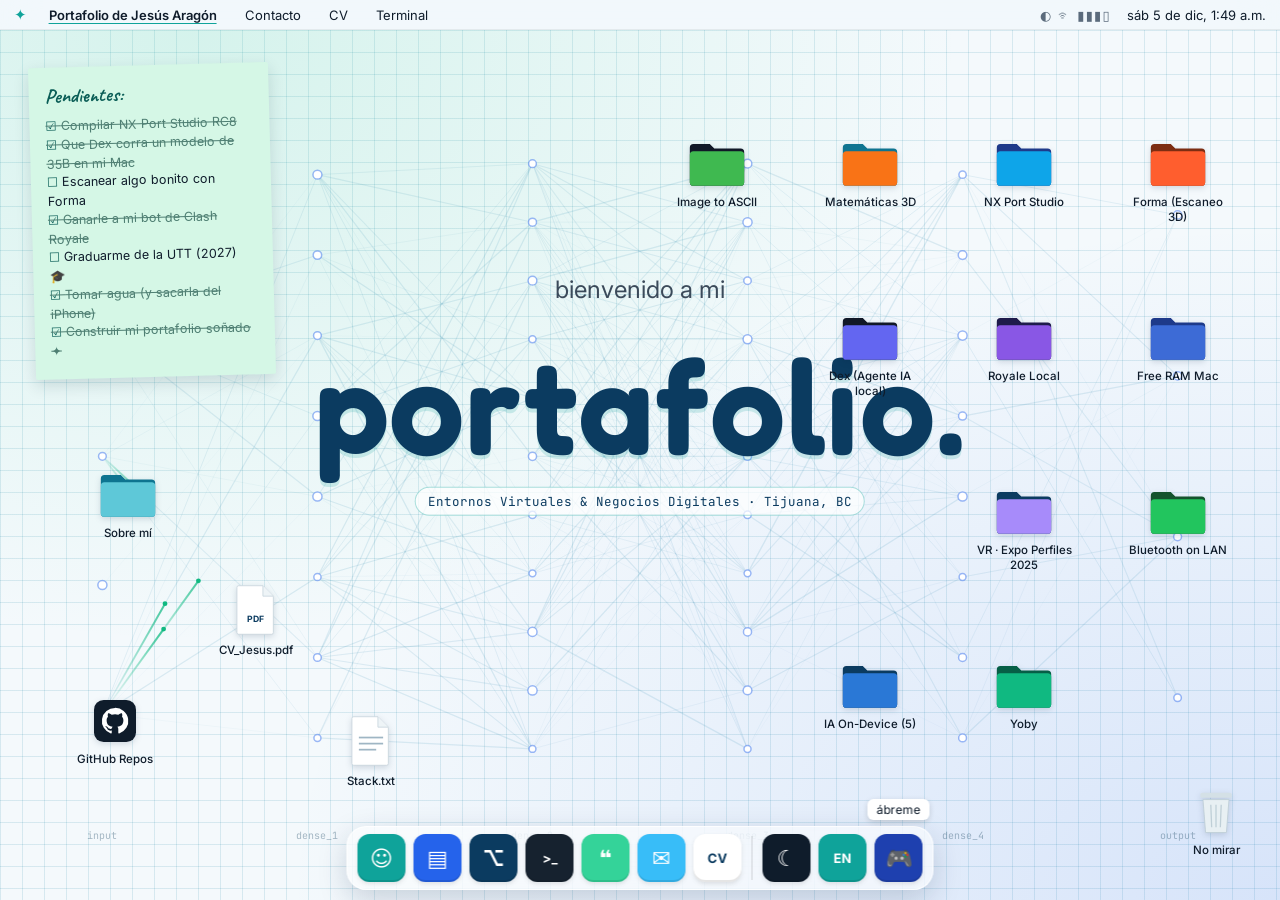
<file: index.html>
<!doctype html>
<html lang="es">
<head>
  <meta charset="utf-8">
  <meta name="viewport" content="width=device-width, initial-scale=1">
  <title>Jesús Aragón — Portafolio</title>
  <meta name="description" content="Jesús Aragón: Software Engineer · Entornos Virtuales y Negocios Digitales. Swift, Unity, IA on-device (ONNX, CoreML, Qualcomm QNN) y SaaS full-stack.">
  <meta property="og:title" content="Jesús Aragón — Portafolio">
  <meta property="og:description" content="Software Engineer · Swift, Unity/VR, IA local y SaaS full-stack. Tijuana, BC.">
  <link rel="icon" href="data:image/svg+xml,<svg xmlns='http://www.w3.org/2000/svg' viewBox='0 0 100 100'><text y='.9em' font-size='90'>✦</text></svg>">
  <link rel="preconnect" href="https://fonts.googleapis.com">
  <link rel="preconnect" href="https://fonts.gstatic.com" crossorigin>
  <link href="https://fonts.googleapis.com/css2?family=Instrument+Serif:ital@0;1&family=Inter:wght@400;500;600;700&family=JetBrains+Mono:wght@400;600&family=Caveat:wght@600&family=Fredoka:wght@500;600;700&display=swap" rel="stylesheet">
  <link rel="stylesheet" href="style.css">
</head>
<body>

  <!-- MENU BAR -->
  <header class="menubar">
    <div class="left">
      <span class="mark" aria-hidden="true">✦</span>
      <button class="mb-link strong" data-open="about">Portafolio de Jesús Aragón</button>
      <button class="mb-link" data-open="contact">Contacto</button>
      <button class="mb-link" data-open="resume">CV</button>
      <button class="mb-link" data-open="terminal">Terminal</button>
    </div>
    <div class="right">
      <span class="status" aria-hidden="true">◐ ᯤ ▮▮▮▯</span>
      <span id="clock"></span>
    </div>
  </header>

  <!-- DESKTOP -->
  <main class="desktop" id="desktop">
    <canvas id="cloud" aria-hidden="true"></canvas>

    <div class="sticky" id="sticky">
      <strong>Pendientes:</strong>
      <ul>
        <li class="done">Compilar NX Port Studio RC8</li>
        <li class="done">Que Dex corra un modelo de 35B en mi Mac</li>
        <li>Escanear algo bonito con Forma</li>
        <li class="done">Ganarle a mi bot de Clash Royale</li>
        <li>Graduarme de la UTT (2027) 🎓</li>
        <li class="done">Tomar agua (y sacarla del iPhone)</li>
        <li class="done">Construir mi portafolio soñado ✦</li>
      </ul>
    </div>

    <div class="welcome">
      <p>bienvenido a mi</p>
      <h1>portafolio.</h1>
      <div class="tag">Entornos Virtuales &amp; Negocios Digitales · Tijuana, BC</div>
    </div>

    <div id="icons"></div>
    <div id="windows"></div>
  </main>

  <!-- DOCK -->
  <nav class="dock" aria-label="Dock">
    <button class="dock-app" data-open="about"    title="Sobre mí"><span style="--c:#0fa39a">☺</span></button>
    <button class="dock-app" data-open="projects" title="Proyectos"><span style="--c:#2563eb">▤</span></button>
    <button class="dock-app" data-open="repos"    title="Repos de GitHub"><span style="--c:#0b3b60">⌥</span></button>
    <button class="dock-app" data-open="terminal" title="Terminal"><span style="--c:#16222f" class="sm">&gt;_</span></button>
    <button class="dock-app" data-open="kind"     title="Stack.txt"><span style="--c:#34d399">❝</span></button>
    <button class="dock-app" data-open="contact"  title="Contacto"><span style="--c:#38bdf8">✉</span></button>
    <button class="dock-app" data-open="resume"   title="CV"><span style="--c:#ffffff; color:#0b3b60" class="sm">CV</span></button>
    <i class="dock-sep"></i>
    <button class="dock-app" id="theme" title="Modo oscuro"><span style="--c:#0f1c2b" id="theme-ico">☾</span></button>
    <button class="dock-app" id="lang" title="View in English"><span style="--c:#0fa39a" class="sm" id="lang-ico">EN</span></button>
    <button class="dock-app open-me" data-open="secret" title="ábreme"><span style="--c:#1e40af">🎮</span></button>
  </nav>

  <script src="i18n-en.js"></script>
  <script>
  /* Idioma de la interfaz: 'es' (por defecto) o 'en'. tr(es, en) elige el texto. */
  let UI_LANG = 'es';
  try { UI_LANG = localStorage.getItem('lang') === 'en' ? 'en' : 'es'; } catch {}
  const tr = (es, en) => UI_LANG === 'en' ? en : es;

  /* =========================================================
     EDITA TU CONTENIDO AQUÍ
     - Cada proyecto se vuelve una carpeta en el escritorio.
     - Las imágenes van en la carpeta "images".
     - Si un proyecto no tiene capturas, usa `art` (portada generada).
     ========================================================= */
  const ME = {
    name: 'Jesús Aragón',
    user: 'RobiiAragon',
    email: 'robiiaragon@gmail.com',
    x: 'robiiaragon',
  };

  const PROJECTS = [
    {
      id: 'nx', name: 'NX Port Studio', x: 80, y: 12, color: ['#1e3a8a', '#0ea5e9'],
      title: 'NX Port Studio', type: 'macOS · Python · C · Swift/Xcode · Open source',
      intro: 'Un espacio de trabajo para macOS que convierte tus propios archivos de juegos de Nintendo Switch en apps nativas de Apple: eliges el juego, preparas recursos y generas una app para Mac o un port para iPhone/iPad firmado con Xcode.',
      hero: [{ src: 'images/nx/studio-new-port.jpg', caption: 'Nuevo port: eliges entradas y plataforma Apple', wide: true }],
      quote: 'Probé una carrera completa de Mario Kart 8 Deluxe entre un port nativo en Mac y mi Switch físico por LAN.',
      repo: 'NX-Port-Studio',
      sections: [
        { heading: 'Qué hace', list: [
          'Progreso de compilación real: base, updates y DLC con errores accionables en 5 idiomas.',
          'Exportaciones iOS firmadas con verificación de perfil en Xcode.',
          'Importación de firmware propio (Miis, fuentes, certificados) con validación de versión.',
          'Controles nativos: Joy-Con, mandos de Xbox, movimiento y vibración.',
          'Juego online, LAN y local inalámbrico (puente LDN) desde el menú del juego.',
          'Transferencia de partidas guardadas JKSV en ZIP entre Studio, Mac e iPhone.',
        ], images: [
          { src: 'images/nx/studio-firmware.jpg', caption: 'Biblioteca de recursos de sistema versionados' },
          { src: 'images/nx/studio-local-play.jpg', caption: 'Descubrimiento local de salas' },
        ] },
        { heading: 'Bajo el capó', text: [
          'Construido sobre el motor nxnative, ejecuta código ARM64 reescrito en Apple silicon. Extendí el transporte de sockets, un backend TLS de Apple con verificación de certificados, un puente LDN propio y el mapeo de controles para Mac.',
        ] },
      ],
    },
    {
      id: 'forma', name: 'Forma (Escaneo 3D)', x: 92, y: 12, color: ['#7c2d12', '#ff5e2e'],
      title: 'Forma', type: 'iOS · iPadOS · macOS · Swift · Metal · Open source',
      intro: 'Estudio de escaneo 3D local para iPhone, iPad y Mac. Junta LiDAR, fotogrametría y Gaussian Splatting en una sola app nativa, y todo corre en el dispositivo: sin nube, sin cuenta y sin suscripción.',
      hero: [{ src: 'images/forma/iphone-home.png', caption: 'Pantalla de inicio de Forma en iPhone', phone: true }],
      link: { url: 'https://github.com/RobiiAragon/Forma/releases/latest', label: 'Descargar' },
      repo: 'Forma',
      sections: [
        { heading: 'Funciones', list: [
          'Espacios: combina la malla LiDAR de ARKit con fotos calibradas para modelos de cuartos con textura.',
          'Objetos: fotogrametría en el dispositivo con Object Capture de Apple, exporta USDZ con textura.',
          'Planos: organiza paredes, puertas y ventanas con RoomPlan.',
          'Gaussian 3D: entrena escenas de Gaussian Splatting con un motor nativo en Metal, con checkpoints para pausar y reanudar.',
          'Híbrido iPhone ⇄ Mac: manda capturas por red local a Forma Desktop para el procesamiento pesado.',
          'IA local: mejora de texturas con Core ML (Real-ESRGAN).',
          'Exporta OBJ, PLY, STL o USDZ, y muestra el progreso en Live Activity / Dynamic Island.',
        ], images: [{ src: 'images/forma/simulator-home.png', caption: 'Biblioteca y modos de captura', phone: true }] },
        { heading: 'Arquitectura', text: [
          'SwiftUI + ARKit + RealityKit/SceneKit + Metal + Core ML, con view models estilo MVVM y servicios que hacen el trabajo pesado. Incluye la app de iOS, Forma Desktop para macOS y la extensión de Live Activity.',
        ] },
        { heading: 'Stack', chips: ['Swift', 'SwiftUI', 'ARKit', 'RealityKit', 'Object Capture', 'RoomPlan', 'Metal', 'Core ML', 'Gaussian Splatting'] },
      ],
    },
    {
      id: 'royale', name: 'Royale Local', x: 80, y: 32, color: ['#1e1b4b', '#8957e5'],
      title: 'Royale Local', type: 'macOS · Swift · Node.js · ONNX · Showcase',
      intro: 'Un agente de juego en tiempo real que corre 100% en tu Mac: ve la partida, entiende el tablero, elige carta y posición, y la juega. Sin modelos en la nube y sin API keys.',
      hero: [{ src: 'images/royale/app-live.jpg', caption: 'Leyendo una partida en vivo: tiempo, elixir, vida de torres, mano y tropas rivales a 58 Hz', wide: true }],
      repo: 'Royale-Local',
      sections: [
        { heading: 'Lo destacado', list: [
          'Captura nativa con ScreenCaptureKit: 57.6 fps reales, con 8.8 ms de antigüedad mediana por frame.',
          'Percepción en el dispositivo: detector ONNX, reconocimiento de cartas y OCR. Ninguna imagen sale de la Mac.',
          'Lector de estado tipado con 8.97 ms de lectura mediana; si los datos son viejos o inconsistentes, bloquea la acción en lugar de adivinar.',
          'Planeador táctico por carril con horizonte de 4 segundos, reserva de elixir y colocación según la carta.',
          'Ciclo de aprendizaje local: registra decisiones y resultados, y evalúa en episodios aparte antes de promover una política nueva.',
        ], images: [
          { src: 'images/royale/app.jpg', caption: 'Listo, esperando una partida' },
          { src: 'images/royale/android.jpg', caption: 'Fuente: emulador de Android' },
        ] },
        { heading: 'Arquitectura', text: [
          'App nativa en Swift/SwiftUI con vista previa y telemetría en vivo, un motor en Node 22 de ~80 módulos (fusión de estado, planeador, controlador, aprendizaje) y helpers nativos de captura y visión, incluido un componente en C/ensamblador ARM64. Funciona con iPhone Mirroring o con emuladores de Android.',
          '296/296 pruebas pasando; en vivo confirmó 17 de 20 jugadas sin errores de input.',
        ] },
        { heading: 'Nota', text: ['Es un showcase de portafolio: el código no es público porque automatizar un juego en línea de terceros va contra sus términos de servicio. Sin relación con Supercell.'] },
        { heading: 'Stack', chips: ['Swift', 'SwiftUI', 'ScreenCaptureKit', 'Node.js 22', 'ONNX Runtime', 'C', 'ARM64'] },
      ],
    },
    {
      id: 'dex', name: 'Dex (Agente IA local)', x: 68, y: 32, color: ['#111827', '#6366f1'], glyph: '◎',
      title: 'Dex-Harness', type: 'macOS · Rust · Tauri 2 · MLX · GGUF · Open source',
      headline: 'Agente de IA para Mac que corre todo en local: chat, imagen, voz, música y 3D, sin nube.',
      intro: 'Un agente de IA autónomo para Apple silicon, escrito en Rust, con CLI (dex) y app de escritorio (Dex.app). Corre sus propios modelos locales (MLX y GGUF) sin depender de LM Studio, Ollama ni de la nube, y elige qué modelos cargar según la RAM de la Mac.',
      hero: [{ src: 'images/dex/agent.jpg', caption: 'El agente contesta en el idioma del usuario con un modelo de 35B corriendo en la Mac', wide: true }],
      repo: 'Dex-Harness',
      sections: [
        { heading: 'Qué hace', list: [
          'Agente con herramientas (archivos, shell, web, memoria) y modos Autopilot, Safe y Plan con aprobación de acciones.',
          'Runtime propio: levanta MLX o llama.cpp como sidecar, elige el mejor modelo que cabe en la RAM y lo recarga solo si se descargó.',
          'Gestor de memoria: si un modelo nuevo no cabe, descarga primero el que lleva más tiempo sin usarse. Al cerrar la app no quedan procesos huérfanos.',
          'Media Studio: imágenes con Z-Image Turbo o FLUX en MLX, escalado y conversión en Rust puro.',
          'Audio: voz (TTS y clonación), transcripción en español y música o efectos con MusicGen.',
          '3D & Game Studio: texto o imagen a 3D (.glb) con Shap-E, visor WebGL2 propio y exportación a Blender y Unity.',
          'Instalación de 1 clic: cada "no instalado" trae su botón para instalar el runtime que falta.',
        ], images: [
          { src: 'images/dex/media_studio.jpg', caption: 'Media Studio: Z-Image Turbo en 4-bit, generado en la Mac', wide: true },
          { src: 'images/dex/3d_game_studio.jpg', caption: 'Texto a 3D: una silla de 40k triángulos con color por vértice', wide: true },
        ] },
        { heading: 'Medido en mi Mac', table: {
          head: ['Prueba', 'Modelo', 'Tiempo'],
          rows: [
            ['Respuesta del agente', 'Qwen3.5 35B-A3B (MLX 4-bit, cargado automático)', '10.1 s'],
            ['Imagen 1024×1024', 'Z-Image Turbo 4-bit, 8 pasos', '17.9 s'],
            ['Voz (TTS)', 'Qwen3-TTS 0.6B 8-bit', '4.0 s'],
            ['Música', 'MusicGen stereo-large (fp16)', '12.3 s'],
            ['Texto a 3D', 'Shap-E, 40,000 triángulos', '10.2 s'],
          ] },
          note: 'Recorrido de QA real de Dex.app lanzado como app empaquetada, en un MacBook Pro con Apple M5 Max y 48 GB. Cero errores de JavaScript y cero procesos huérfanos al cerrar.' },
        { heading: 'Ingeniería', text: [
          'Workspace de Rust con crates separados (core, llm, tools, mcp, modelos, media, audio, 3D, extensiones, CLI y escritorio) sobre tokio. Cero unwrap() en producción, errores tipados con thiserror, timeout en cada llamada externa y clippy con -D warnings. La app de escritorio es Tauri 2 con WKWebView, y las extensiones MCP se cargan bajo demanda.',
        ], images: [{ src: 'images/dex/models_hub.jpg', caption: 'Models Hub: modelos locales, runtimes y estado de cada uno', wide: true }] },
        { heading: 'Stack', chips: ['Rust', 'tokio', 'Tauri 2', 'MLX', 'llama.cpp', 'MCP', 'Python', 'WebGL2', 'Blender', 'Unity'] },
      ],
    },
    {
      id: 'mate', name: 'Matemáticas 3D', x: 68, y: 12, color: ['#0e7490', '#f97316'], glyph: '∫',
      title: 'Matemáticas para Ingeniería', type: 'Python · NumPy · Matplotlib · Plotly · UTT',
      intro: 'Visualizaciones de la materia Matemáticas para Ingeniería: un visor web interactivo de curvas paramétricas en 3D y scripts de Python para máximos, mínimos, Lagrange, derivadas parciales y transformada de Laplace.',
      hero: [{ src: 'images/mate/web-preview.jpg', caption: 'Visor 3D interactivo de curvas paramétricas', wide: true }],
      link: { url: 'https://robiiaragon.github.io/MatematicasParaIngenieria/', label: 'Abrir visor 3D' },
      repo: 'MatematicasParaIngenieria',
      sections: [
        { heading: 'Qué incluye', list: [
          'Visor web con Plotly: cicloide esférica y otras curvas, navegable con las flechas del teclado.',
          'Máximos, mínimos y multiplicadores de Lagrange con curvas de nivel.',
          'Derivadas parciales como razón de cambio y como pendiente en 3D.',
          'Ejemplos de transformada de Laplace comprobados con SymPy y SciPy.',
        ] },
        { heading: 'Stack', chips: ['Python', 'NumPy', 'Matplotlib', 'Plotly', 'SymPy'] },
      ],
    },
    {
      id: 'ascii', name: 'Image to ASCII', x: 56, y: 12, color: ['#111827', '#3fb950'], glyph: '▚',
      title: 'Image to ASCII', type: 'Python · Pillow · CLI · GPL-3.0',
      intro: 'Convierte cualquier imagen en arte ASCII: en la terminal, en un .txt o en una página .html que conserva el color de cada pixel.',
      hero: [{ src: 'images/ascii/preview-color.png', caption: 'Exportación a HTML a color', wide: true }],
      repo: 'Image-to-ASCII',
      sections: [
        { heading: 'Funciones', list: [
          'Proporción correcta para los caracteres de la terminal.',
          'Tres juegos de caracteres: classic, detailed (70 niveles) y blocks.',
          'Modo para terminal oscura o --invert para fondos blancos.',
        ] },
        { heading: 'Stack', chips: ['Python', 'Pillow', 'argparse'] },
      ],
    },
    {
      id: 'vr', name: 'VR · Expo Perfiles 2025', x: 80, y: 52, color: ['#0b3b60', '#a78bfa'],
      title: 'Experiencia VR — Universidad Xochicalco', type: 'Unity · C# · Realidad Virtual · Prácticas profesionales',
      intro: 'Aplicación de Realidad Virtual en Unity presentada en la EXPO PERFILES 2025 de Universidad Xochicalco, para promover la carrera de Ingeniería en programación y desarrollo de videojuegos.',
      hero: [{ src: 'images/vr/mainmenu.jpg', caption: 'Menú principal: el jugador elige entre Aventura y Museo', wide: true }],
      link: { url: 'https://www.facebook.com/share/p/1KMn5MTGzY/', label: 'Ver en la Expo' },
      sections: [
        { heading: 'Dos modos', list: [
          'Museo: un recorrido por los fundamentos del desarrollo de videojuegos.',
          'Aventura: un nivel en primera persona con portales hechos con Portals for VR.',
        ], images: [
          { src: 'images/vr/museo.jpg', caption: 'Museo' },
          { src: 'images/vr/aventura.jpg', caption: 'Aventura' },
        ] },
        { heading: 'Mi rol', text: [
          'Game & VR Developer en prácticas (2025–2026): diseño de la interacción, programación en C#, optimización para visor y montaje de la experiencia para el público de la expo.',
        ] },
        { heading: 'Stack', chips: ['Unity 2021.3', 'C#', 'Hurricane VR', 'HexaBody VR', 'Portals for VR', 'OpenXR'] },
      ],
    },
    {
      id: 'yoby', name: 'Yoby', x: 80, y: 72, color: ['#065f46', '#10b981'],
      title: 'Yoby', type: 'SaaS full-stack · Lead Programmer · Freelance · 2026',
      intro: 'Bolsa de trabajo local para Baja California: conecta a personas que buscan empleo con negocios que necesitan contratar en Tijuana, Rosarito, Tecate y Ensenada. Nació como MVP para la cadena de restaurantes Baja Poke, su primer cliente.',
      hero: [{ src: 'images/yoby/home.jpg', caption: 'Inicio: un flujo para candidatos y otro para empleadores', wide: true }],
      link: { url: 'https://yoby-five.vercel.app', label: 'Ver app en vivo' },
      sections: [
        { heading: 'Para candidatos', list: [
          'Vacantes con sueldo, turno, ciudad y requisitos visibles desde el principio.',
          'Filtros por ciudad, puesto y categoría; puedes leer cada oferta completa antes de crear tu cuenta.',
          'Perfil con experiencia, habilidades y disponibilidad, y seguimiento de la conversación con el negocio.',
        ], images: [
          { src: 'images/yoby/empleos.jpg', caption: 'Búsqueda de vacantes' },
          { src: 'images/yoby/mobile.jpg', caption: 'Versión móvil', phone: true },
        ] },
        { heading: 'Para empleadores', list: [
          'Perfil del negocio con sus sucursales; las cuentas se verifican antes de habilitar la contratación.',
          'Publicación de vacantes claras y flujo postulación → chat → entrevista en un solo lugar.',
          'Generador de CV asistido por IA y segmentación automática de candidatos.',
        ], images: [
          { src: 'images/yoby/empleadores.jpg', caption: 'Página para empleadores', wide: true },
        ] },
        { heading: 'Mi rol', text: [
          'Programador líder: arquitectura, desarrollo y despliegue del producto completo. El reto también fue de negocio: entender cómo contrata una cadena real y convertirlo en algo que los gerentes de sucursal usen sin capacitación.',
        ] },
        { heading: 'Stack', chips: ['TypeScript', 'React', 'Supabase', 'Vercel', 'APIs de IA generativa'] },
      ],
    },
    {
      id: 'utils', name: 'Free RAM Mac', x: 92, y: 32, color: ['#1e3a8a', '#3d6bd6'], glyph: '◔',
      title: 'Free RAM Mac', type: 'macOS · Swift 6 · Barra de menú · Open source',
      intro: 'App diminuta para la barra de menú de macOS: muestra el uso de RAM de un vistazo y libera la memoria descartable con un clic. Nativa en Swift, sin ayudantes y sin pedir contraseña.',
      hero: [{ src: 'images/freeram/popover.png', caption: 'Panel con el detalle de memoria', phone: true }],
      link: { url: 'https://github.com/RobiiAragon/FreeRAMMac/releases/latest', label: 'Descargar' },
      repo: 'FreeRAMMac',
      sections: [
        { heading: 'Qué hace', list: [
          'Porcentaje de RAM en la barra de menú, actualizado cada dos segundos.',
          'Un clic le pide a macOS descartar la memoria purgable en segundo plano.',
          'Binario universal: Apple silicon e Intel, macOS 14+.',
        ] },
        { heading: 'Y también…', text: ['Una app para iPhone que saca el agua de las bocinas después de que se moja.'] },
        { heading: 'Stack', chips: ['Swift 6', 'SwiftUI', 'AppKit', 'macOS'] },
      ],
    },
    {
      id: 'btlan', name: 'Bluetooth on LAN', x: 92, y: 52, color: ['#14532d', '#22c55e'], glyph: '🎮',
      title: 'Bluetooth receptor on LAN', type: 'Android · Kotlin · Windows · .NET 8',
      intro: 'Convierte cualquier teléfono o tablet Android en un control de baja latencia para tu PC con Windows por red local. Ideal para una PC sin Bluetooth.',
      hero: [{ src: 'images/btlan/diagram.png', caption: 'Del control Bluetooth a tus juegos, pasando por tu red local', wide: true }],
      repo: 'Bluetooth-receptor-onLAN',
      sections: [
        { heading: 'Cómo funciona', list: [
          'La app de Android captura un control Bluetooth emparejado y manda solo el estado de los botones por TCP.',
          'El servidor de Windows crea un control virtual de Xbox 360 (XInput) con ViGEm, así los juegos lo ven como un control normal.',
          'Descubrimiento automático o IP:puerto manual, keepalive y servicio en segundo plano.',
        ] },
        { heading: 'Stack', chips: ['Kotlin', 'Android', 'C#', '.NET 8', 'ViGEmBus', 'TCP'] },
      ],
    },
    /* ---------- Serie IA On-Device (carpeta "IA On-Device" en el escritorio) ---------- */
    {
      id: 'edgebench', group: 'ai', name: 'Edge AI Bench', color: ['#0b3b60', '#2a78d6'],
      title: 'Edge AI Bench', type: 'Python · ONNX Runtime · CoreML · Qualcomm QNN · MIT',
      headline: 'Transformer 3.8× más rápido en CoreML que en CPU; W8A16 conserva la precisión de FP32.',
      intro: 'Un benchmark que corre exactamente los mismos modelos ONNX en CPU, CoreML, Qualcomm QNN, NNAPI y CUDA, y responde una pregunta práctica: ¿de verdad ayuda el acelerador? Mide latencia p50/p90/p99, throughput, memoria pico, tamaño y precisión de FP32 vs INT8 vs W8A16, y cuánto del grafo toma cada execution provider.',
      hero: [{ src: 'images/edgebench/report-transformer.jpg', caption: 'Reporte HTML: el transformer en CoreML vs CPU, y lo que cuesta cuantizarlo', wide: true }],
      quote: 'Si el acelerador no se queda con todo el grafo, cada ida y vuelta CPU ⇄ acelerador cuesta más de lo que ahorra.',
      link: { url: 'https://robiiaragon.github.io/edge-ai-bench/report.html', label: 'Ver reporte en vivo' },
      repo: 'edge-ai-bench',
      sections: [
        { heading: 'Qué hace', list: [
          'Detecta qué execution providers hay (CPU, CoreML, QNN, NNAPI, XNNPACK, CUDA); si falta uno, lo salta y explica cómo instalarlo.',
          'Tres modelos pequeños entrenados con datos públicos: una CNN para dígitos (UCI), un transformer de 2 capas para SMS spam y MobileNetV3-Small.',
          'Cuantización QDQ estática W8A8 y W8A16 (activaciones de 16 bits), la receta que usa Qualcomm para su NPU Hexagon.',
          'Cobertura del EP leyendo el log de GetCapability de ONNX Runtime: cuántos nodos y en cuántas particiones toma el acelerador.',
          'Cada configuración corre en su propio subproceso, así la memoria pico y los tiempos no se contaminan entre sí.',
          'Reporte HTML multi-dispositivo publicado en GitHub Pages, e integración con Qualcomm AI Hub para compilar y perfilar en Snapdragon reales.',
          'Scripts listos para Mac y para Android (Termux en una Galaxy Tab S9 Ultra, Snapdragon 8 Gen 2).',
        ] },
        { heading: 'Medido en mi Mac', table: {
          head: ['Modelo', 'Variante', 'EP', 'p50', 'Throughput (b=16)', 'Cobertura del EP', 'Precisión'],
          rows: [
            ['sms-transformer', 'FP32', 'CPU', '0.291 ms', '8,335/s', 'todo (CPU)', '97.40%'],
            ['sms-transformer', 'FP32', 'CoreML', '0.227 ms', '31,528/s', '87/88 nodos, 1 partición', '97.40%'],
            ['sms-transformer', 'INT8', 'CPU', '0.436 ms', '4,514/s', 'todo (CPU)', '94.34%'],
            ['sms-transformer', 'W8A16', 'CPU', '0.697 ms', '3,461/s', 'todo (CPU)', '97.40%'],
            ['mobilenetv3-small', 'FP32', 'CPU', '1.059 ms', '1,958/s', 'todo (CPU)', '—'],
            ['mobilenetv3-small', 'FP32', 'CoreML', '2.993 ms', '628/s', '38/60 nodos, 19 particiones', '—'],
            ['digits-cnn', 'INT8', 'CPU', '0.078 ms', '19,842/s', 'todo (CPU)', '97.77%'],
          ] },
          note: 'MacBook Pro con Apple M5 Max, 48 GB, macOS 27.2, ONNX Runtime 1.32 (CoreML con MLProgram y todas las unidades de cómputo). 20 iteraciones de calentamiento y 200 medidas a batch 1, formas estáticas. La tabla completa (18 configuraciones) está en el repo.' },
        { heading: 'Lo que aprendí', list: [
          'La cobertura decide todo: cuando CoreML toma el grafo completo, el transformer da 3.8× el throughput de la CPU; cuando el grafo se fragmenta (MobileNetV3, 19 particiones por hard-swish/SE), CoreML termina 2.8× más lento.',
          'INT8 QDQ es un formato para la NPU de Qualcomm, no para CoreML: CoreML toma 1 de 65 nodos de la CNN cuantizada, así que corre en CPU con traspasos extra.',
          'Activaciones de 8 bits le cuestan 3.06 puntos al transformer; con 16 bits (W8A16) recupera exactamente la precisión de FP32 y pesa 2.5× menos.',
          'En CPU, INT8 mejora la latencia a batch 1 (1.4×) pero en la CNN pequeña reduce a la mitad el throughput a batch 16.',
        ], images: [{ src: 'images/edgebench/report-devices.jpg', caption: 'Ficha del dispositivo: QNN y CUDA se saltan con instrucciones claras', wide: true }] },
        { heading: 'Ingeniería', text: [
          'Python 3.11+ tipado y modular, CLI instalable con pip, pruebas con pytest y ruff, CI en GitHub Actions sobre Ubuntu y macOS. Los modelos y los resultados crudos (JSON) viven en el repo, así cualquiera puede regenerar el reporte.',
        ] },
        { heading: 'Stack', chips: ['Python', 'ONNX Runtime', 'CoreML EP', 'QNN EP', 'NNAPI', 'PyTorch', 'Cuantización QDQ', 'Qualcomm AI Hub', 'GitHub Actions'] },
      ],
    },
    {
      id: 'helpdesk', group: 'ai', name: 'Offline IT Helpdesk', color: ['#065f46', '#10b981'],
      title: 'Offline IT Helpdesk', type: 'Python · RAG · llama.cpp · ONNX · FastAPI · MIT',
      headline: 'RAG 100% local: 84.4% de respuestas completas y 100% de preguntas fuera de tema rechazadas.',
      intro: 'Un asistente de mesa de ayuda de TI que corre completamente en la máquina: busca en los runbooks internos con RAG híbrido (embeddings MiniLM en ONNX + BM25), redacta la respuesta con un LLM pequeño a través de llama.cpp u Ollama y cita la fuente. Ninguna pregunta ni dato de la empresa sale de la red.',
      hero: [{ src: 'images/helpdesk/ui.jpg', caption: 'Interfaz web: respuesta citada a partir de los runbooks', wide: true }],
      quote: 'El buscador encuentra la sección correcta casi siempre; el eslabón débil es el LLM de 1.5B. Así que medí ambos por separado.',
      repo: 'offline-it-helpdesk',
      sections: [
        { heading: 'Qué hace', list: [
          'Base de conocimiento de 15 runbooks de TI (VPN, MFA, contraseñas, BitLocker, impresoras, phishing…), divididos en secciones.',
          'Búsqueda híbrida: MiniLM INT8 en ONNX + BM25, combinados con Reciprocal Rank Fusion. El tokenizador WordPiece está escrito en Python puro: no hace falta torch para usarlo.',
          'Respuesta con citas [n] usando un LLM local (Qwen2.5 en GGUF) por la API compatible con OpenAI de llama.cpp u Ollama.',
          'Rechaza lo que no está en la base y, si el LLM se niega pero la búsqueda está segura, devuelve el pasaje textual (respaldo extractivo).',
          'Descargas fijadas por revisión y sha256, API FastAPI + interfaz web, y CLI `helpdesk`.',
          'Suite de evaluación con 40 preguntas: 32 con respuesta en la base y 8 fuera de tema.',
          'En Android corre por Termux con llama.cpp nativo.',
        ] },
        { heading: 'Medido en mi Mac', table: {
          head: ['Configuración', 'Acierto top-1', 'Totalmente correcta', 'Cita el doc correcto', 'Fuera de tema rechazadas', 'Generación p50'],
          rows: [
            ['MiniLM-INT8 + Qwen2.5-1.5B (default)', '96.9%', '84.4%', '96.9%', '100%', '97 ms'],
            ['MiniLM-INT8 + Qwen2.5-0.5B', '96.9%', '62.5%', '81.2%', '100%', '47 ms'],
            ['MiniLM-INT8 + extractivo (sin LLM)', '96.9%', '96.9%', '100%', '100%', '< 1 ms'],
            ['Embedder por hashing (sin modelo)', '75.0%', '68.8%', '89.7%', '25%', '< 1 ms'],
          ] },
          note: 'M5 Max, 48 GB, macOS 27.2, ONNX Runtime 1.32, llama.cpp con Metal, temperatura 0, top_k = 3. La recuperación tarda ~1 ms. Los ajustes se eligieron sobre este mismo set de preguntas, así que los números son indicativos.' },
        { heading: 'Lo que aprendí', list: [
          'La recuperación no es el cuello de botella: la sección correcta está en el top 3 el 100% de las veces. El LLM de 1.5B es el que a veces omite un dato o cita la sección vecina.',
          'Los embeddings INT8 (23 MB) recuperan exactamente igual que los FP32 (90 MB) en esta base.',
          'Los LLMs pequeños se niegan a responder preguntas que sí tienen respuesta: el respaldo extractivo eliminó todas las negativas falsas sin dejar pasar ninguna pregunta fuera de tema.',
          'El modelo de 0.5B (tamaño tablet) es 1.3× más rápido por token pero pierde 22 puntos; en un CPU de teléfono, el modo extractivo es el default razonable.',
          'Cuando el modelo no pone las citas, la interfaz muestra "fuentes consultadas" en lugar de inventarlas.',
        ] },
        { heading: 'Stack', chips: ['Python', 'ONNX Runtime', 'MiniLM', 'BM25', 'llama.cpp', 'Ollama', 'Qwen2.5', 'FastAPI', 'RAG'] },
      ],
    },
    {
      id: 'logsentinel', group: 'ai', name: 'LogSentinel', color: ['#7f1d1d', '#eb6834'],
      title: 'LogSentinel', type: 'Python · Detección de anomalías · ONNX · SOC · MIT',
      headline: 'F1 0.976 sobre 11.2 millones de líneas de logs HDFS; la versión INT8 pesa 10.6 KB.',
      intro: 'Detección de anomalías en logs pensada para un SOC: parsea los 11.2 millones de líneas reales del dataset HDFS de Loghub, agrupa los eventos por bloque y un autoencoder exportado a ONNX marca las sesiones raras. Cada alerta llega con una explicación que un analista puede leer y con las líneas de log que la respaldan.',
      hero: [{ src: 'images/logsentinel/dashboard.jpg', caption: 'Dashboard de alertas con severidad, explicación y evidencia', wide: true }],
      quote: '"Falta: addStoredBlock … blockMap updated (visto 0×, típico 3×)": la firma real de una escritura HDFS que nunca terminó.',
      repo: 'logsentinel',
      sections: [
        { heading: 'Qué hace', list: [
          'Enmascara IPs, IDs y números, y extrae plantillas al estilo Drain (44 plantillas) a ~190 mil líneas por segundo.',
          'Convierte cada bloque en un vector de conteo de eventos y lo puntúa con un autoencoder.',
          'El autoencoder está escrito en NumPy y exportado a ONNX a mano, con todo el scoring dentro del grafo (log1p, estandarización, error por plantilla): cualquier ONNX Runtime lo corre sin Python extra.',
          'Isolation Forest (vía skl2onnx) y regresión logística supervisada como referencias.',
          'Split cronológico train/validación/test; el umbral se elige en validación y el test se usa una sola vez.',
          'Guarda alertas y evidencia en SQLite; dashboard FastAPI y CLI `logsentinel`.',
        ] },
        { heading: 'Medido en mi Mac', table: {
          head: ['Modelo', 'Etiquetas necesarias', 'Precision', 'Recall', 'F1', 'Tamaño'],
          rows: [
            ['Isolation Forest', 'ninguna', '0.364', '0.913', '0.521', '423 KB'],
            ['Autoencoder (entrenado con todo)', 'ninguna', '0.385', '1.000', '0.556', '—'],
            ['Autoencoder FP32 (periodo sano)', '"este periodo estuvo bien"', '0.955', '0.997', '0.976', '14.6 KB'],
            ['Autoencoder INT8 (W8A8)', '″', '0.924', '0.997', '0.959', '10.6 KB'],
            ['Autoencoder W8A16', '″', '0.955', '0.997', '0.976', '11.0 KB'],
            ['Regresión logística (supervisada)', 'cada bloque etiquetado', '0.955', '0.992', '0.973', '—'],
          ] },
          note: 'Test cronológico: 115,013 bloques, 1,679 anómalos (1.46%). M5 Max, ONNX Runtime 1.32. Velocidad: parseo de 188–192 mil líneas/s, detección completa (parseo + scoring + SQLite) de 150–170 mil líneas/s, y el autoencoder puntúa ~17 millones de sesiones por segundo (0.007 ms a batch 1).' },
        { heading: 'Lo que aprendí', list: [
          'Saber cómo se ve lo "normal" importa más que el algoritmo: el mismo autoencoder pasa de F1 0.556 a 0.976 si se entrena solo con un periodo sano, y empata con un modelo supervisado sin necesitar etiquetas de anomalías.',
          'Isolation Forest da 1.7 falsas alarmas por cada anomalía real: demasiado ruido para una cola de SOC.',
          'Una trampa de cuantización: mi primer INT8 colapsó (F1 de validación 0.985 → 0.563) porque calibré con datos que incluían anomalías. Calibrar con sesiones normales, las mismas del entrenamiento, lo arregló.',
          'Un piso de 0.1 en la desviación estándar (elegido en validación) evitó que una sola ocurrencia de una plantilla rara disparara el score a 279,836.',
          'El parseo es el cuello de botella, no el modelo; y CoreML es más lento que la CPU en un modelo de 4 capas porque domina el costo de despacho.',
        ] },
        { heading: 'Stack', chips: ['Python', 'NumPy', 'ONNX', 'ONNX Runtime', 'scikit-learn', 'skl2onnx', 'SQLite', 'FastAPI', 'Loghub HDFS'] },
      ],
    },
    {
      id: 'triage', group: 'ai', name: 'IT Ticket Triage', color: ['#1e1b4b', '#8957e5'],
      title: 'IT Ticket Triage', type: 'Python · PyTorch · Transformers · ONNX · ITIL · MIT',
      headline: 'Prioridad ITIL con 79.3% de acierto vs 64.9% del baseline; INT8 de 21.8 MB en ~4 ms por ticket.',
      intro: 'Clasifica tickets de TI en categoría y en prioridad ITIL (P1–P4) con un MiniLM afinado con dos cabezas y exportado a ONNX en FP32, INT8 y W8A16. Corre en CPU en unos 4 ms por ticket e incluye un dashboard con la cola priorizada y matrices de confusión.',
      hero: [{ src: 'images/triage/dashboard.jpg', caption: 'Dashboard: cola priorizada, confianza y matrices de confusión', wide: true }],
      quote: 'La categoría es un problema de palabras clave; la prioridad es un problema de entender el lenguaje: "el camión sale a las 2" o "todo el turno".',
      link: { url: 'https://github.com/RobiiAragon/it-ticket-triage/releases/latest', label: 'Descargar modelos' },
      repo: 'it-ticket-triage',
      sections: [
        { heading: 'Qué hace', list: [
          '7 categorías (acceso, hardware, red, software, correo, impresión, seguridad) y prioridad calculada con la matriz impacto × urgencia de ITIL.',
          'Dataset sintético generado con un LLM local y documentado, con un filtro de fuga: se descartaron 2,487 tickets que repetían frases de la pista o de la etiqueta, para que el modelo lea situaciones y no artefactos del generador.',
          'Además se evalúa en 1,163 tickets externos con licencia pública, para medir qué tan bien generaliza fuera de dominio.',
          'Baseline TF-IDF + regresión logística para saber si el transformer realmente gana.',
          'Inferencia sin torch: tokenizador en Python puro + ONNX Runtime, con formas estáticas para los aceleradores.',
          'API FastAPI, dashboard web y CLI `triage`; los modelos se publican en GitHub Releases.',
        ] },
        { heading: 'Medido en mi Mac', table: {
          head: ['Modelo', 'EP', 'Categoría', 'Prioridad', 'Prioridad ±1', 'Externo (categoría)', 'p50', 'Tamaño'],
          rows: [
            ['TF-IDF + LogReg', 'sklearn', '99.2%', '64.9%', '94.4%', '42.7%', '0.39 ms', '—'],
            ['MiniLM FP32', 'CPU', '99.0%', '79.3%', '97.2%', '51.5%', '4.57 ms', '86.2 MB'],
            ['MiniLM INT8', 'CPU', '99.0%', '76.5%', '97.5%', '49.7%', '4.04 ms', '21.8 MB'],
            ['MiniLM W8A16', 'CPU', '99.0%', '77.8%', '97.0%', '51.2%', '6.69 ms', '33.3 MB'],
            ['MiniLM W8A16', 'CoreML', '99.0%', '78.0%', '97.0%', '51.3%', '26.70 ms', '33.3 MB'],
          ] },
          note: 'Test sintético de 396 tickets (estratificado, usado una vez) y 1,163 tickets externos. Latencia a batch 1 incluyendo tokenización. M5 Max, PyTorch con MPS para entrenar, ONNX Runtime 1.32 para inferencia.' },
        { heading: 'Lo que aprendí', list: [
          'En categoría, TF-IDF empata con el transformer; en prioridad, el transformer gana por 14.4 puntos.',
          'Casi todos los errores de prioridad están a un nivel de distancia (97.2% dentro de ±1); P3 es la clase más difícil.',
          'El número honesto es el de fuera de dominio: 51.5%. Parte es diferencia de taxonomía y parte es cobertura del generador; entrenar con fuentes mixtas es lo siguiente en el roadmap.',
          'INT8 es el mejor default en CPU: 4× más chico y el más rápido, a cambio de 2.8 puntos de prioridad. W8A16 en CoreML es lento porque esos nodos QDQ están pensados para la NPU de Qualcomm.',
        ] },
        { heading: 'Stack', chips: ['Python', 'PyTorch', 'Transformers', 'MiniLM', 'ONNX Runtime', 'Cuantización INT8 / W8A16', 'scikit-learn', 'FastAPI', 'ITIL'] },
      ],
    },
    {
      id: 'quantlab', group: 'ai', name: 'Quant Lab', color: ['#0e7490', '#f59e0b'],
      title: 'Quant Lab', type: 'Python · Cuantización · ONNX Runtime · CoreML · QNN · MIT',
      headline: 'FP16 + CoreML 7.5–12× más rápido que FP32 en CPU; EfficientNet colapsa en INT8 y W8A16 lo rescata.',
      intro: 'Un laboratorio de cuantización: compara FP32, FP16, INT8 dinámico, INT8 estático y W8A16 en ResNet-18, MobileNetV3-Large y EfficientNet-B0, sobre las 3,925 imágenes de validación de Imagenette. Mide precisión, coincidencia con FP32, latencia, tamaño y cuánto del grafo toma cada acelerador, en CPU, CoreML y Qualcomm QNN.',
      hero: [{ src: 'images/quantlab/tradeoff.jpg', caption: 'Precisión vs latencia de cada modelo y precisión, en CPU y CoreML', wide: true }],
      quote: 'Que un modelo sea "seguro para cuantizar" depende de la arquitectura y de la calibración, no solo de los bits.',
      link: { url: 'https://robiiaragon.github.io/quant-lab/report.html', label: 'Ver reporte en vivo' },
      repo: 'quant-lab',
      sections: [
        { heading: 'Qué hace', list: [
          'Construye 15 modelos (3 arquitecturas × 5 precisiones) a partir de pesos de torchvision, publicados en GitHub Releases.',
          'INT8 dinámico por canal, INT8 estático con calibración Percentile y W8A16 (activaciones de 16 bits, la receta de la NPU de Qualcomm).',
          'Ablación de calibración (MinMax vs Percentile vs Entropy, por tensor vs por canal) en un split de desarrollo separado de la evaluación.',
          'Reporta top-1 en 1000 clases, acierto en las 10 clases de Imagenette, coincidencia con FP32, latencia y cobertura del EP.',
          'Notebook ejecutado, 4 gráficas y un reporte HTML en GitHub Pages; CLI `qlab`.',
          'Usé torchvision (BSD) en lugar de YOLO porque Ultralytics es AGPL y no encaja en un repo MIT.',
        ], images: [
          { src: 'images/quantlab/accuracy_drop.jpg', caption: 'Cambio de precisión vs FP32 por modelo' },
          { src: 'images/quantlab/latency.jpg', caption: 'Latencia por execution provider' },
        ] },
        { heading: 'Medido en mi Mac', table: {
          head: ['Modelo', 'Precisión', 'Top-1', 'CPU p50', 'CoreML p50', 'Tamaño'],
          rows: [
            ['ResNet-18', 'FP32', '66.88%', '4.92 ms', '1.04 ms', '44.6 MB'],
            ['ResNet-18', 'FP16', '66.93%', '4.88 ms', '0.41 ms', '22.3 MB'],
            ['ResNet-18', 'INT8 estático', '67.57%', '1.55 ms', '3.12 ms', '11.3 MB'],
            ['MobileNetV3-L', 'FP32', '74.34%', '1.95 ms', '5.74 ms', '20.9 MB'],
            ['MobileNetV3-L', 'INT8 estático', '71.62%', '1.35 ms', '8.07 ms', '5.7 MB'],
            ['EfficientNet-B0', 'FP32', '76.56%', '3.17 ms', '1.31 ms', '20.2 MB'],
            ['EfficientNet-B0', 'FP16', '76.59%', '3.23 ms', '0.42 ms', '10.1 MB'],
            ['EfficientNet-B0', 'INT8 dinámico', '0.00%', '14.80 ms', '36.01 ms', '5.4 MB'],
            ['EfficientNet-B0', 'INT8 estático', '65.96%', '2.34 ms', '21.11 ms', '5.9 MB'],
            ['EfficientNet-B0', 'W8A16', '75.97%', '7.24 ms', '22.17 ms', '5.9 MB'],
          ] },
          note: 'Las 3,925 imágenes de validación de Imagenette, batch 1. M5 Max, 48 GB, macOS 27.2, ONNX Runtime 1.32 (CoreML con MLProgram, forma estática). Top-1 es estricto en 1000 clases; restringido a las 10 clases de Imagenette, los modelos FP32 sacan 97.7–99.4%.' },
        { heading: 'Lo que aprendí', list: [
          'En Apple silicon, FP16 + CoreML gana cuando CoreML toma el grafo completo: 7.5–12× más rápido que FP32 en CPU, la mitad de tamaño y ≤ 0.3 puntos de diferencia.',
          'INT8 pertenece a la CPU (y a la NPU de Qualcomm), no a CoreML: CoreML toma solo 10 de 148 nodos del ResNet cuantizado, y cada par Q/DQ se vuelve un traspaso.',
          'La arquitectura decide: ResNet-18 no pierde nada, MobileNetV3 pierde 2.7 puntos y EfficientNet-B0 colapsa (convoluciones depthwise, squeeze-excitation y SiLU). W8A16 lo recupera a −0.6 puntos.',
          'La calibración importa tanto como los bits: en EfficientNet, MinMax dio 33.7% y Percentile 65.0% en el split de desarrollo.',
          'Encontré y corregí un bug propio antes de publicar: un ID de clase equivocado dejaba fuera 390 imágenes. Todos los números son de la corrida corregida.',
        ] },
        { heading: 'Stack', chips: ['Python', 'ONNX Runtime', 'CoreML EP', 'QNN EP', 'torchvision', 'Cuantización estática / dinámica', 'Matplotlib', 'Jupyter'] },
      ],
    },
  ];
  const AI = PROJECTS.filter(p => p.group === 'ai');

  /* Repos de respaldo (si la API de GitHub no responde) */
  const REPOS_FALLBACK = [
    ...AI.map(p => ({ name: p.repo, language: 'Python', description: p.headline })),
    { name: 'Dex-Harness', language: 'Rust', description: 'Agente de IA para Mac que corre todo en local: chat, imagen, voz, música y 3D.' },
    { name: 'Forma', language: 'Swift', description: 'Estudio de escaneo 3D local para iPhone, iPad y Mac: LiDAR, fotogrametría y Gaussian Splatting.' },
    { name: 'NX-Port-Studio', language: 'Python', description: 'Ports nativos de Apple desde tu biblioteca de Switch, con firma Xcode, Joy-Con y LAN/LDN.', stargazers_count: 5 },
    { name: 'FreeRAMMac', language: 'Swift', description: 'App de barra de menú: uso de RAM de un vistazo y purga con un clic.' },
    { name: 'Bluetooth-receptor-onLAN', language: 'Kotlin', description: 'Tu Android como control de Xbox virtual para Windows por LAN.' },
    { name: 'Royale-Local', language: null, description: 'Showcase: agente de juego en tiempo real 100% local para macOS (Swift + Node, ONNX).' },
    { name: 'Image-to-ASCII', language: 'Python', description: 'Convierte imágenes a arte ASCII: terminal, .txt o .html a color.' },
  ];

  const ICONS = [
    { id: 'about',    name: 'Sobre mí',        kind: 'folder', x: 10, y: 50 },
    { id: 'resume',   name: 'CV_Jesus.pdf',    kind: 'doc',    x: 20, y: 63 },
    { id: 'repos',    name: 'GitHub Repos',    kind: 'gh',     x: 9,  y: 76 },
    { id: 'kind',     name: 'Stack.txt',       kind: 'txt',    x: 29, y: 78 },
    ...PROJECTS.filter(p => !p.group).map(p => ({ id: p.id, name: p.name, kind: 'folder', x: p.x, y: p.y, color: p.color })),
    { id: 'ai',       name: 'IA On-Device (5)', kind: 'folder', x: 68, y: 72, color: ['#0b3b60', '#2a78d6'] },
    { id: 'secret',   name: 'No mirar',        kind: 'trash',  x: 95, y: 86 },
  ];

  /* ---------- Helpers ---------- */
  const esc = s => String(s ?? '').replace(/[&<>"]/g, c => ({'&':'&amp;','<':'&lt;','>':'&gt;','"':'&quot;'}[c]));
  const LANG = { Python:'#3572A5', Java:'#b07219', PHP:'#4F5D95', 'C#':'#178600', Swift:'#F05138', TypeScript:'#3178c6', JavaScript:'#f1e05a', 'C++':'#f34b7d', C:'#555555', HTML:'#e34c26', CSS:'#563d7c', ShaderLab:'#222c37', Rust:'#dea584' };

  function fig(im) {
    return `<figure class="${im.wide ? 'wide' : ''}${im.phone ? ' phone' : ''}"><img src="${esc(im.src)}" alt="${esc(im.caption)}" loading="lazy"><figcaption>${esc(im.caption)}</figcaption></figure>`;
  }
  function artCover(p) {
    return `<div class="art" style="--a:${p.color[0]};--b:${p.color[1]}"><canvas data-art="${p.art}"></canvas>
      <span class="glyph">${p.glyph || '✦'}</span><span class="art-title">${esc(p.title)}</span><span class="art-tag">${esc(p.type.split('·')[0].trim())}</span></div>`;
  }

  const isNum = c => /^[<≤~]?\s?[\d.,]+\s?(%|ms|KB|MB|\/s)?$/.test(c) || c === '—';
  function tableHTML(t) {
    const num = t.head.map((_, i) => t.rows.every(r => isNum(r[i])));
    const cls = i => num[i] ? ' class="num"' : '';
    return `<div class="tbl"><table><thead><tr>${t.head.map((h, i) => `<th${cls(i)}>${esc(h)}</th>`).join('')}</tr></thead>
      <tbody>${t.rows.map(r => `<tr>${r.map((c, i) => `<td${cls(i)}>${esc(c)}</td>`).join('')}</tr>`).join('')}</tbody></table></div>`;
  }
  function storyBody(p) {
    const hero = p.hero ? `<div class="pair n${p.hero.length}">${p.hero.map(fig).join('')}</div>` : artCover(p);
    const btns = [
      p.link ? `<a class="btn" href="${esc(p.link.url)}" target="_blank" rel="noopener">${esc(p.link.label)} ↗</a>` : '',
      p.repo ? `<a class="btn${p.link ? ' ghost' : ''}" href="https://github.com/${ME.user}/${p.repo}" target="_blank" rel="noopener">Ver en GitHub ↗</a>` : '',
    ].join('');
    const links = btns ? `<div class="links">${btns}</div>` : '';
    return `
      <article class="story">
        <header class="story-head">
          <p class="eyebrow">${esc(p.type)}</p>
          <h2>${esc(p.title)}</h2>
          <p class="intro">${esc(p.intro)}</p>
          ${links}
        </header>
        <div class="story-hero">${hero}${p.quote ? `<blockquote>${esc(p.quote)}</blockquote>` : ''}</div>
        ${p.sections.map(s => `
          <section class="story-section">
            <div class="row">
              <h3>${esc(s.heading)}</h3>
              <div>
                ${(s.text || []).map(t => `<p>${esc(t)}</p>`).join('')}
                ${s.list ? `<ul>${s.list.map(t => `<li>${esc(t)}</li>`).join('')}</ul>` : ''}
                ${s.chips ? `<div class="chips">${s.chips.map(c => `<span class="chip">${esc(c)}</span>`).join('')}</div>` : ''}
                ${s.table ? tableHTML(s.table) : ''}
                ${s.note ? `<p class="note">${esc(s.note)}</p>` : ''}
              </div>
            </div>
            ${s.images ? `<div class="figs n${s.images.length}">${s.images.map(fig).join('')}</div>` : ''}
          </section>`).join('')}
      </article>`;
  }

  /* ---------- Repos (en vivo desde GitHub) ---------- */
  function repoCard(r) {
    const c = LANG[r.language] || '#8aa';
    return `<a class="repo" href="https://github.com/${ME.user}/${esc(r.name)}" target="_blank" rel="noopener">
      <b>${esc(r.name)}</b><p>${esc(r.description || 'Sin descripción')}</p>
      <div class="meta">${r.language ? `<span><i class="dot" style="background:${c}"></i>${esc(r.language)}</span>` : ''}
      ${r.stargazers_count ? `<span>★ ${r.stargazers_count}</span>` : ''}</div></a>`;
  }
  let reposCache = null;
  async function loadRepos(el) {
    try {
      if (!reposCache) {
        const res = await fetch(`https://api.github.com/users/${ME.user}/repos?per_page=100&sort=pushed`);
        if (!res.ok) throw 0;
        reposCache = (await res.json()).filter(r => !r.fork);
        reposCache.sort((a, b) => b.stargazers_count - a.stargazers_count || new Date(b.pushed_at) - new Date(a.pushed_at));
      }
      el.querySelector('.repo-grid').innerHTML = reposCache.map(repoCard).join('');
      el.querySelector('.count').textContent = tr(`${reposCache.length} repos públicos · en vivo desde GitHub`, `${reposCache.length} public repos · live from GitHub`);
    } catch {
      el.querySelector('.count').textContent = 'Selección destacada';
    }
  }

  /* ---------- Terminal ---------- */
  const PROMPT = `<span class="p">jesus@MacBook-Pro</span> <span class="c">~</span> %`;
  const APPLE = [
    ["                    'c.", '#3fb950'], ["                 ,xNMM.", '#3fb950'], ["               .OMMMMo", '#3fb950'], ["               OMMM0,", '#3fb950'],
    ["     .;loddo:' loolloddol;.", '#e3b341'], ["   cKMMMMMMMMMMNWMMMMMMMMMM0:", '#e3b341'],
    [" .KMMMMMMMMMMMMMMMMMMMMMMMWd.", '#f0883e'], [" XMMMMMMMMMMMMMMMMMMMMMMMX.", '#f0883e'], [";MMMMMMMMMMMMMMMMMMMMMMMM:", '#f0883e'],
    [":MMMMMMMMMMMMMMMMMMMMMMMM:", '#f85149'], [".MMMMMMMMMMMMMMMMMMMMMMMMX.", '#f85149'],
    [" kMMMMMMMMMMMMMMMMMMMMMMMMWd.", '#d2a8ff'], [" .XMMMMMMMMMMMMMMMMMMMMMMMMMMk", '#d2a8ff'], ["  .XMMMMMMMMMMMMMMMMMMMMMMMMK.", '#d2a8ff'],
    ["    kMMMMMMMMMMMMMMMMMMMMMMd", '#58a6ff'], ["     ;KMMMMMMMWXXWMMMMMMMk.", '#58a6ff'], ["       .cooc,.    .,coo:.", '#58a6ff'],
  ];
  const FF_INFO = [
    ['', '<span class="p">jesus</span>@<span class="p">MacBook-Pro</span>'], ['', '<span class="muted">-----------------</span>'],
    ['OS', 'macOS · Apple silicon'], ['Host', 'Jesús Aragón · Software Engineer'],
    ['Uni', 'UTT · Ing. Entornos Virtuales y Negocios Digitales'], ['Uptime', '2023 → grad. 2027'],
    ['Shell', 'zsh · Xcode · Unity · VS Code'], ['Langs', 'TypeScript · Python · Swift · C# · C++'],
    ['Stack', 'React · .NET · iOS SDK · Metal · Supabase'], ['AI/ML', 'ONNX Runtime · Core ML · QNN · llama.cpp · PyTorch'],
    ['XR', 'Unity VR · LiDAR · Gaussian Splatting'], ['Locale', 'Tijuana, BC 🇲🇽 · ES / EN (B1)'],
  ];
  const fastfetch = () => {
    const logo = APPLE.map(([l, c]) => `<span style="color:${c};font-weight:700">${esc(l)}</span>`).join('\n');
    const info = FF_INFO.map(([k, v]) => k ? `<span class="k">${k}</span>: ${v}` : v).join('\n')
      + '\n\n' + ['#484f58', '#f85149', '#3fb950', '#e3b341', '#58a6ff', '#d2a8ff', '#39c5cf', '#e6edf3'].map(c => `<i class="ff-c" style="background:${c}"></i>`).join('');
    return `<div class="ff"><pre class="ff-logo">${logo}</pre><pre class="ff-info">${info}</pre></div>`;
  };
  const findProject = a => {
    if (!a) return null;
    a = a.replace(/\/$/, '');
    return PROJECTS.find(p => p.id === a || p.name.toLowerCase() === a || p.title.toLowerCase() === a
      || p.name.toLowerCase().replace(/[^a-z0-9]/g, '').startsWith(a.replace(/[^a-z0-9]/g, '')));
  };
  const projLink = p => `<button class="c lnk" data-open="${p.id}">${p.id}/</button>`;
  const termHistory = [];

  const CMDS = {
    help: () => [
      ['whoami', 'quién soy'], ['fastfetch', 'info del sistema'], ['ls', 'lista de proyectos (clic para abrir)'],
      ['open &lt;proyecto&gt;', 'abre la ventana del proyecto'], ['cat &lt;proyecto&gt;', 'resumen en texto'],
      ['skills', 'mi stack'], ['contact', 'cómo contactarme'], ['repos · cv', 'abre esas ventanas'],
      ['theme dark|light', 'cambia el modo'], ['history · date · pwd · echo', 'lo clásico'], ['clear · exit', 'limpiar · cerrar'],
    ].map(([c, d]) => `<span class="c">${c + ' '.repeat(Math.max(1, 28 - c.replace(/&lt;|&gt;/g, '<').length))}</span><span class="muted">${d}</span>`).join('\n')
      + '\n<span class="muted">tips: ↑/↓ historial · Tab autocompleta · Ctrl+L limpia</span>',
    whoami: () => 'Jesús Aragón — Software Engineer | Full-Stack SaaS, AI/ML, Swift &amp; Unity',
    fastfetch,
    ls: () => PROJECTS.map(projLink).join('  '),
    cat: a => {
      if (!a) return tr('uso: cat &lt;proyecto&gt;  (prueba <span class="c">ls</span>)', 'usage: cat &lt;project&gt;  (try <span class="c">ls</span>)');
      const p = findProject(a);
      if (!p) return `cat: ${esc(a)}: ${tr('no existe ese proyecto', 'no such project')}`;
      return `<span class="k">${esc(p.title)}</span>  <span class="muted">${esc(p.type)}</span>\n${esc(p.intro)}\n<span class="muted">→</span> ${projLink(p)} <span class="muted">${tr('para ver más', 'to see more')}</span>`;
    },
    open: a => {
      if (!a) return tr('uso: open &lt;proyecto&gt;  (prueba <span class="c">ls</span>)', 'usage: open &lt;project&gt;  (try <span class="c">ls</span>)');
      const p = findProject(a) || (WINDOWS[a] && { id: a });
      if (!p) return tr(`open: no existe el proyecto '${esc(a)}'. Usa <span class="c">ls</span> para verlos.`, `open: no project named '${esc(a)}'. Use <span class="c">ls</span> to list them.`);
      openWin(p.id); return `${tr('abriendo', 'opening')} ${esc(p.id)}…`;
    },
    skills: () => tr('<span class="k">lenguajes </span>', '<span class="k">languages </span>') + ' TypeScript · Python · Swift · C# · C++ · PHP · Java · Kotlin · SQL\n<span class="k">frameworks</span> React · .NET · iOS SDK · SwiftUI · Unity · Laravel · Supabase\n<span class="k">apple     </span> ARKit · RealityKit · Metal · Core ML · Xcode\n' + tr('<span class="k">ia        </span>', '<span class="k">ai        </span>') + ' ONNX Runtime · CoreML · QNN · PyTorch · scikit-learn · llama.cpp · Ollama · CUDA\n' + tr('<span class="k">sistemas  </span>', '<span class="k">systems   </span>') + ' Git · Linux · CMake · Arduino · CCNA',
    contact: () => `<span class="k">email </span> <a href="mailto:${ME.email}">${ME.email}</a>\n<span class="k">github</span> <a href="https://github.com/${ME.user}" target="_blank" rel="noopener">github.com/${ME.user}</a>\n<span class="k">x     </span> <a href="https://x.com/${ME.x}" target="_blank" rel="noopener">@${ME.x}</a>`,
    repos: () => { openWin('repos'); return tr('abriendo', 'opening') + ' github.com/' + ME.user + '…'; },
    cv: () => { openWin('resume'); return tr('abriendo', 'opening') + ' CV_Jesus.pdf…'; },
    theme: a => {
      const want = a === 'dark' ? true : a === 'light' ? false : !document.body.classList.contains('dark');
      if (document.body.classList.contains('dark') !== want) document.getElementById('theme').click();
      return tr(`modo ${want ? 'oscuro 🌙' : 'claro ☀️'}`, `${want ? 'dark 🌙' : 'light ☀️'} mode`);
    },
    history: () => termHistory.map((h, i) => `<span class="muted">${String(i + 1).padStart(3, ' ')}</span>  ${esc(h)}`).join('\n') || tr('(vacío)', '(empty)'),
    date: () => new Date().toLocaleString(tr('es-MX', 'en-US'), { dateStyle: 'full', timeStyle: 'short' }),
    pwd: () => '/Users/jesus/portfolio',
    cd: a => a && a !== '~' && a !== '.' ? tr(`cd: aquí no hay carpetas reales 😅 prueba <span class="c">open ${esc(a)}</span>`, `cd: there are no real folders here 😅 try <span class="c">open ${esc(a)}</span>`) : '',
    echo: (a, rest) => esc(rest),
    sudo: () => tr('buen intento 😏 este Mac es mío', 'nice try 😏 this Mac is mine'),
    exit: (a, r, ctx) => { setTimeout(() => ctx.win.querySelector('.close').click(), 250); return 'logout\n' + tr('[Proceso completado]', '[Process completed]'); },
    rm: (a, rest, ctx) => {
      if (!/-rf?\s+\/?$|-rf \//.test(rest)) return tr('rm: mejor no borremos nada 🙃', "rm: let's not delete anything 🙃");
      const files = ['/System/Library', '/Applications/Xcode.app', '/Users/jesus/Forma', '/Users/jesus/NX-Port-Studio', '/usr/bin', '/portfolio/index.html'];
      files.forEach((f, i) => setTimeout(() => ctx.print(`<span style="color:#f85149">removing</span> ${f}…`), 220 * (i + 1)));
      setTimeout(() => ctx.print(`<span class="p">${tr('jk 😅 no se borró nada. Respira.', 'jk 😅 nothing was deleted. Breathe.')}</span>`), 220 * (files.length + 2));
      return '';
    },
    matrix: (a, r, ctx) => { matrixRain(ctx.win); return '<span class="p">wake up, Neo…</span>'; },
  };
  const ALIAS = { neofetch: 'fastfetch', ayuda: 'help', contacto: 'contact', proyectos: 'ls', dir: 'ls', cls: 'clear', quit: 'exit', 'man': 'help' };
  const ALL = [...Object.keys(CMDS), 'clear'];
  function lev(a, b) {
    const d = Array.from({ length: a.length + 1 }, (_, i) => [i]);
    for (let j = 1; j <= b.length; j++) d[0][j] = j;
    for (let i = 1; i <= a.length; i++) for (let j = 1; j <= b.length; j++)
      d[i][j] = Math.min(d[i - 1][j] + 1, d[i][j - 1] + 1, d[i - 1][j - 1] + (a[i - 1] === b[j - 1] ? 0 : 1));
    return d[a.length][b.length];
  }
  function matrixRain(win) {
    const body = win.querySelector('.wbody'), cv = document.createElement('canvas');
    cv.className = 'matrix'; body.appendChild(cv);
    const g = cv.getContext('2d'), W = cv.width = body.clientWidth, H = cv.height = body.clientHeight;
    cv.style.top = body.scrollTop + 'px';
    const cols = Array(Math.floor(W / 14)).fill(0), chars = 'アイウエオカキクケコ01ABCDEF<>/{}λΣ';
    const id = setInterval(() => {
      g.fillStyle = 'rgba(13,22,32,.18)'; g.fillRect(0, 0, W, H);
      g.fillStyle = '#34d399'; g.font = '14px JetBrains Mono, monospace';
      cols.forEach((y, i) => { g.fillText(chars[Math.random() * chars.length | 0], i * 14, y); cols[i] = y > H + Math.random() * 1e4 ? 0 : y + 14; });
    }, 45);
    setTimeout(() => { clearInterval(id); cv.remove(); }, 4500);
  }

  function termBody() {
    return `<div class="term"><div class="term-out"></div>
      <label class="term-in">${PROMPT}<input aria-label="Comando" autocomplete="off" autocapitalize="off" spellcheck="false"></label></div>`;
  }
  function termBoot(win) {
    const out = win.querySelector('.term-out'), inp = win.querySelector('input');
    const line = document.createElement('div'); line.innerHTML = PROMPT + ' <span class="cmd"></span>';
    out.appendChild(line);
    const span = line.querySelector('.cmd'), word = 'fastfetch';
    let i = 0;
    const type = () => {
      if (i <= word.length) { span.textContent = word.slice(0, i++); setTimeout(type, 55); return; }
      out.insertAdjacentHTML('beforeend', `<div class="res">${fastfetch()}</div><div class="muted">escribe <span class="c">help</span> para ver comandos</div>`);
      inp.focus();
    };
    matchMedia('(prefers-reduced-motion: reduce)').matches ? (i = word.length + 1, type()) : setTimeout(type, 250);
    win.querySelector('.wbody').addEventListener('click', e => { if (!e.target.closest('a, button, input') && !getSelection().toString()) inp.focus(); });
  }
  function runCmd(inp) {
    const win = inp.closest('.window'), out = win.querySelector('.term-out'), body = win.querySelector('.wbody');
    const raw = inp.value.trim(); inp.value = '';
    const print = html => { out.insertAdjacentHTML('beforeend', `<div class="res">${html}</div>`); body.scrollTop = body.scrollHeight; };
    out.insertAdjacentHTML('beforeend', `<div>${PROMPT} ${esc(raw)}</div>`);
    if (!raw) { body.scrollTop = body.scrollHeight; return; }
    if (termHistory[termHistory.length - 1] !== raw) termHistory.push(raw);
    hIdx = termHistory.length;
    let [cmd, ...args] = raw.split(/\s+/);
    cmd = ALIAS[cmd.toLowerCase()] || cmd.toLowerCase();
    const arg = (args[0] || '').toLowerCase(), rest = raw.slice(raw.indexOf(' ') + 1 || raw.length);
    if (cmd === 'clear') { out.innerHTML = ''; return; }
    let res;
    if (CMDS[cmd]) res = CMDS[cmd](arg, cmd === 'echo' ? rest : args.join(' ').toLowerCase(), { win, print });
    else {
      const best = ALL.map(c => [c, lev(cmd, c)]).sort((a, b) => a[1] - b[1])[0];
      res = `zsh: command not found: ${esc(cmd)}` + (best[1] <= 2 ? `\n${tr('¿quisiste decir', 'did you mean')} <button class="c lnk" data-run="${best[0]}">${best[0]}</button>?` : '');
    }
    if (res) print(res);
    body.scrollTop = body.scrollHeight;
  }
  let hIdx = 0;
  document.addEventListener('keydown', e => {
    const inp = e.target.closest?.('.term-in input');
    if (!inp) return;
    if (e.key === 'Enter') { e.preventDefault(); runCmd(inp); }
    else if (e.key === 'ArrowUp' || e.key === 'ArrowDown') {
      if (!termHistory.length) return;
      e.preventDefault();
      hIdx = Math.max(0, Math.min(termHistory.length, hIdx + (e.key === 'ArrowUp' ? -1 : 1)));
      inp.value = termHistory[hIdx] || '';
      requestAnimationFrame(() => inp.setSelectionRange(inp.value.length, inp.value.length));
    } else if (e.key === 'Tab') {
      e.preventDefault();
      const v = inp.value.toLowerCase(), parts = v.split(/\s+/);
      const pool = parts.length > 1 ? (['open', 'cat'].includes(parts[0]) ? PROJECTS.map(p => p.id) : parts[0] === 'theme' ? ['dark', 'light'] : []) : ALL;
      const word = parts[parts.length - 1], hits = pool.filter(c => c.startsWith(word));
      const out = inp.closest('.window').querySelector('.term-out');
      if (hits.length === 1) { parts[parts.length - 1] = hits[0]; inp.value = parts.join(' ') + ' '; }
      else if (hits.length > 1) {
        let pre = hits[0]; hits.forEach(h => { while (!h.startsWith(pre)) pre = pre.slice(0, -1); });
        parts[parts.length - 1] = pre; inp.value = parts.join(' ');
        out.insertAdjacentHTML('beforeend', `<div class="res muted">${hits.join('   ')}</div>`);
        inp.closest('.wbody').scrollTop = 1e6;
      }
    } else if (e.key.toLowerCase() === 'l' && e.ctrlKey) {
      e.preventDefault(); inp.closest('.window').querySelector('.term-out').innerHTML = '';
    }
  });
  document.addEventListener('click', e => {
    const r = e.target.closest('[data-run]');
    if (!r) return;
    const inp = r.closest('.window').querySelector('.term-in input');
    inp.value = r.dataset.run; runCmd(inp); inp.focus();
  });

  /* ---------- Ventanas ---------- */
  const WINDOWS = {
    about: { title: 'Sobre mí', w: 760, big: true, body: `
      <div class="about">
        <div class="about-banner"><canvas data-art="mesh"></canvas>
          <img class="avatar" src="https://github.com/RobiiAragon.png?size=200" alt="Foto de Jesús Aragón">
          <div class="who"><b>Hola, soy Jesús ✦</b><span>Software Engineer · Tijuana, BC</span></div>
        </div>
        <div class="about-text">
          <p class="eyebrow">Ing. en Entornos Virtuales y Negocios Digitales · UTT · 2023 – 2027</p>
          <p>Construyo productos SaaS full-stack, flujos de Machine Learning con LLMs locales, apps nativas de iOS en Swift y experiencias en tiempo real con Unity. Me gusta tomar un problema de negocio y convertirlo en software que de verdad se usa.</p>
          <div class="about-grid">
            <div class="about-card"><h3>🥽 Entornos virtuales</h3><p>Unity, C# y VR. Fotogrametría para traer objetos reales al mundo 3D.</p></div>
            <div class="about-card"><h3>📈 Negocios digitales</h3><p>SaaS, automatización y traducción de lo técnico a lo que el negocio necesita.</p></div>
            <div class="about-card"><h3>🍎 Apple dev</h3><p>Swift, SwiftUI y Xcode: desde utilidades pequeñas hasta ports nativos.</p></div>
            <div class="about-card"><h3>🧠 IA on-device</h3><p>ONNX Runtime, CoreML y Qualcomm QNN, cuantización INT8/W8A16, RAG y LLMs locales sin depender de la nube, como en <button class="lnk-inline" data-open="dex">Dex</button>. <button class="lnk-inline" data-open="ai">Ver los 5 repos →</button></p></div>
          </div>
        </div>
      </div>` },
    ai: { title: 'IA On-Device', w: 900, big: true, body: () => `
      <article class="story ai-hub">
        <header class="story-head">
          <p class="eyebrow">Serie de 5 repos públicos · Python · ONNX Runtime · MIT</p>
          <h2>IA On-Device</h2>
          <p class="intro">Cinco proyectos de Machine Learning que corren en el dispositivo, sin nube: del benchmark de aceleradores a casos reales de TI (mesa de ayuda, logs de seguridad, tickets) y un laboratorio de cuantización. Todos usan ONNX Runtime con detección de execution provider: CPU siempre, CoreML en mi Mac, Qualcomm QNN en Snapdragon, NNAPI en Android y CUDA en NVIDIA.</p>
        </header>
        <section class="story-section">
          <div class="row"><h3>Los proyectos</h3><div class="ai-cards">${AI.map((p, i) => `
            <button class="ai-card" data-open="${p.id}" style="--a:${p.color[0]};--b:${p.color[1]}">
              <span class="n">0${i + 1}</span><b>${esc(p.title)}</b><span class="t">${esc(p.type)}</span><span class="h">${esc(p.headline)}</span><span class="go">Ver detalle →</span>
            </button>`).join('')}</div></div>
        </section>
        <section class="story-section">
          <div class="row"><h3>Lo que tienen en común</h3><div><ul>
            <li>Python 3.11+ tipado y modular, licencia MIT y CLI instalable con <code>pip install -e ".[dev]"</code>.</li>
            <li>Pruebas con pytest y ruff, y CI en GitHub Actions sobre Ubuntu y macOS: todo en verde antes de publicar.</li>
            <li>Modelos pequeños y datos públicos con licencia clara (UCI, Loghub HDFS, Imagenette, datasets de Hugging Face).</li>
            <li>Cuantización INT8 y W8A16 en formato QDQ, la que ejecuta la NPU Hexagon de Qualcomm.</li>
            <li>Un script para Mac y otro para Android (Termux en una Galaxy Tab S9 Ultra con Snapdragon 8 Gen 2).</li>
            <li>README en inglés y español con diagrama, quickstart y resultados medidos en mi MacBook Pro M5 Max, con el hardware anotado. Sin números inventados.</li>
          </ul></div></div>
        </section>
        <section class="story-section">
          <div class="row"><h3>Siguiente</h3><div><p>Correr los mismos scripts en el Snapdragon 8 Gen 2 de la tablet y perfilar los modelos en dispositivos reales con Qualcomm AI Hub, para comparar CPU, NNAPI y la NPU lado a lado con los números de la Mac.</p></div></div>
        </section>
      </article>` },
    projects: { title: 'Proyectos', w: 560, body: () => `
      <div class="finder">${PROJECTS.map(p => `
        <button class="finder-item" data-open="${p.id}">${folderSVG(p.color)}<span>${esc(p.name)}</span></button>`).join('')}
      </div>` },
    repos: { title: `github.com/${ME.user}`, w: 820, body: `
      <div class="repos">
        <div class="repos-head"><h2>Mis repos</h2><span class="count muted">cargando…</span></div>
        <div class="repo-grid">${REPOS_FALLBACK.map(repoCard).join('')}</div>
        <a class="btn" href="https://github.com/${ME.user}" target="_blank" rel="noopener">Ver perfil completo ↗</a>
      </div>`, after: loadRepos },
    terminal: { title: 'jesus — -zsh — 80×24', w: 760, cls: 'term', body: termBody, after: termBoot },
    kind: { title: 'Stack.txt', w: 560, body: `
      <div class="txt">
        <p><b>// lenguajes</b><br>TypeScript, Python, Swift, Rust, C#, C++, PHP, JavaScript, Java, SQL, HTML5, CSS3</p>
        <p><b>// web, móvil y motores</b><br>React, .NET, iOS SDK / Swift, Unity, Laravel, Supabase, REST APIs</p>
        <p><b>// ia y cómputo</b><br>ONNX Runtime (CPU, CoreML, Qualcomm QNN, NNAPI, CUDA), cuantización INT8 / W8A16 (QDQ), PyTorch, Transformers, scikit-learn, RAG (MiniLM + BM25), LLMs locales (MLX, llama.cpp, Ollama), detección de anomalías, FastAPI, pytest + GitHub Actions</p>
        <p><b>// sistemas y redes</b><br>Git, GitHub, Linux (Ubuntu, Termux), Windows, CMake, Arduino (C++), CCNA</p>
        <p><b>// certificaciones</b><br>CCNA Essentials (2024) · NDG Linux Essentials (2022) · C++ Essentials (2021)</p>
      </div>` },
    contact: { title: 'Nuevo mensaje', w: 500, body: `
      <div class="contact">
        <p><b>Para:</b> Jesús Aragón</p>
        <p><b>Asunto:</b> Construyamos algo juntos</p>
        <hr>
        <p>Abierto a proyectos SaaS, apps iOS, experiencias VR/Unity y colaboraciones con IA.</p>
        <dl class="contact-list">
          <div><dt>Email</dt><dd><a href="mailto:${ME.email}">${ME.email}</a></dd></div>
          <div><dt>GitHub</dt><dd><a href="https://github.com/${ME.user}" target="_blank" rel="noopener">@${ME.user}</a></dd></div>
          <div><dt>X</dt><dd><a href="https://x.com/${ME.x}" target="_blank" rel="noopener">@${ME.x}</a></dd></div>
          <div><dt>Ubicación</dt><dd>Tijuana, Baja California, México</dd></div>
        </dl>
        <a class="btn" href="mailto:${ME.email}">Escríbeme</a>
      </div>` },
    resume: { title: 'CV_Jesus.pdf', w: 760, big: true, body: `
      <div class="cv">
        <p class="eyebrow">Software Engineer | Full-Stack SaaS, AI/ML, Swift &amp; Unity</p>
        <h2>Jesús Aragón</h2>
        <dl>
          <div class="cv-row"><dt>Experiencia</dt><dd><b>Lead Programmer — Yoby / BajaPoke</b> · Freelance SaaS · jun – sep 2026<br><span class="muted">MVP full-stack con IA generativa para vacantes y evaluación de candidatos.</span><br><br>
            <b>Game &amp; VR Developer — Universidad Xochicalco</b> · Prácticas · ago – dic 2025<br><span class="muted">App VR en Unity para la EXPO PERFILES 2025.</span></dd></div>
          <div class="cv-row"><dt>Educación</dt><dd><b>Universidad Tecnológica de Tijuana</b> · Ingeniería &amp; TSU en TI: Entornos Virtuales y Negocios Digitales · 2023 – 2027<br>
            <b>CECYTE BC</b> · Técnico en Electrónica · 2017 – 2020</dd></div>
          <div class="cv-row"><dt>Certificaciones</dt><dd>CCNA Essentials · NDG Linux Essentials · C++ Essentials</dd></div>
          <div class="cv-row"><dt>Idiomas</dt><dd>Español (nativo) · English (B1)</dd></div>
          <div class="cv-row"><dt>Fortalezas</dt><dd>Traducir lo técnico al negocio · Adaptabilidad · Manejo de crisis · Resiliencia</dd></div>
        </dl>
        <div class="links"><a class="btn" href="resume.pdf" target="_blank" rel="noopener">Abrir PDF</a><a class="btn ghost" href="resume.pdf" download="CV Jesus Aragon.pdf">Descargar</a></div>
      </div>` },
    secret: { title: 'No mirar', w: 380, body: `
      <div class="secret">
        <p class="big">👀</p>
        <p>Miraste. Aquí viven mis builds fallidos, 300 errores de Xcode y el bot que perdía contra la IA del tutorial.</p>
        <p class="muted">Todo buen proyecto empieza aquí ✦</p>
      </div>` },
  };
  PROJECTS.forEach(p => WINDOWS[p.id] = { title: p.name, w: 940, big: true, body: () => storyBody(p) });

  /* ---------- Iconos ---------- */
  function folderSVG(c = ['#0e7490', '#5ec8d8']) {
    return `<svg viewBox="0 0 64 52" class="ico"><path d="M2 8a4 4 0 0 1 4-4h18l5 5h29a4 4 0 0 1 4 4v33a4 4 0 0 1-4 4H6a4 4 0 0 1-4-4z" fill="${c[0]}"/><path d="M2 16a4 4 0 0 1 4-4h52a4 4 0 0 1 4 4v30a4 4 0 0 1-4 4H6a4 4 0 0 1-4-4z" fill="${c[1]}"/></svg>`;
  }
  const ART = {
    folder: c => folderSVG(c),
    doc: () => `<svg viewBox="0 0 48 60" class="ico doc"><path d="M4 2h28l12 12v42a2 2 0 0 1-2 2H4a2 2 0 0 1-2-2V4a2 2 0 0 1 2-2z" fill="#fff" stroke="#c9d6de"/><path d="M32 2v12h12" fill="#eef4f7" stroke="#c9d6de"/><text x="23" y="44" text-anchor="middle" font-size="10" font-weight="700" fill="#0b3b60" font-family="Inter">PDF</text></svg>`,
    txt: () => `<svg viewBox="0 0 48 60" class="ico doc"><path d="M4 2h28l12 12v42a2 2 0 0 1-2 2H4a2 2 0 0 1-2-2V4a2 2 0 0 1 2-2z" fill="#fff" stroke="#c9d6de"/><path d="M32 2v12h12" fill="#eef4f7" stroke="#c9d6de"/><g stroke="#9fb6c4" stroke-width="2"><line x1="10" y1="26" x2="38" y2="26"/><line x1="10" y1="33" x2="38" y2="33"/><line x1="10" y1="40" x2="30" y2="40"/></g></svg>`,
    gh: () => `<svg viewBox="0 0 48 48" class="ico doc" style="height:48px"><rect width="48" height="48" rx="11" fill="#0f1c2b"/><path fill="#fff" d="M24 9a15 15 0 0 0-4.74 29.23c.75.14 1.02-.32 1.02-.72v-2.53c-4.17.9-5.05-2.01-5.05-2.01-.68-1.73-1.67-2.19-1.67-2.19-1.36-.93.1-.91.1-.91 1.5.1 2.3 1.55 2.3 1.55 1.34 2.29 3.51 1.63 4.37 1.25.13-.97.52-1.63.95-2-3.33-.38-6.83-1.67-6.83-7.41 0-1.64.58-2.98 1.55-4.03-.16-.38-.67-1.9.15-3.97 0 0 1.26-.4 4.12 1.54a14.3 14.3 0 0 1 7.5 0c2.86-1.94 4.12-1.54 4.12-1.54.82 2.07.3 3.59.15 3.97.96 1.05 1.54 2.39 1.54 4.03 0 5.76-3.5 7.02-6.84 7.4.54.46 1.02 1.38 1.02 2.78v4.12c0 .4.27.87 1.03.72A15 15 0 0 0 24 9z"/></svg>`,
    trash: () => `<svg viewBox="0 0 48 60" class="ico doc"><rect x="6" y="10" width="36" height="6" rx="2" fill="#d4e0e6"/><path d="M9 18h30l-3 38H12z" fill="#e8f0f3" stroke="#bfcfd7"/><g stroke="#bfcfd7" stroke-width="1.5"><line x1="18" y1="24" x2="19" y2="50"/><line x1="24" y1="24" x2="24" y2="50"/><line x1="30" y1="24" x2="29" y2="50"/></g></svg>`,
  };

  const desktop = document.getElementById('desktop');
  const iconLayer = document.getElementById('icons');
  const winLayer = document.getElementById('windows');
  const isMobile = () => matchMedia('(max-width: 700px)').matches;

  ICONS.forEach(ic => {
    const el = document.createElement('button');
    el.className = 'icon';
    el.style.left = ic.x + '%';
    el.style.top = ic.y + '%';
    el.innerHTML = ART[ic.kind](ic.color) + `<span class="label">${esc(ic.name)}</span>`;
    iconLayer.appendChild(el);
    makeDraggable(el, el, { onClick: () => openWin(ic.id) });
  });

  let z = 10, offset = 0;
  const open = {};
  function openWin(id) {
    const def = WINDOWS[id];
    if (!def) return;
    if (open[id]) { focus(open[id]); return; }
    const w = document.createElement('section');
    w.className = 'window' + (def.cls ? ' ' + def.cls : '');
    w.setAttribute('role', 'dialog');
    w.setAttribute('aria-label', def.title);
    const width = Math.min(def.w, desktop.clientWidth - 24);
    w.style.width = width + 'px';
    w.style.left = Math.max(12, (desktop.clientWidth - width) / 2 + offset) + 'px';
    w.style.top = Math.max(12, (def.big ? 16 : 60) + offset) + 'px';
    if (def.big) w.classList.add('big');
    offset = (offset + 28) % 140;
    w.innerHTML = `
      <div class="titlebar">
        <span class="lights"><button class="close" aria-label="Cerrar"></button><i></i><button class="zoom" aria-label="Pantalla completa"></button></span>
        <span class="wtitle">${esc(def.title)}</span>
      </div>
      <div class="wbody">${typeof def.body === 'function' ? def.body() : def.body}</div>`;
    winLayer.appendChild(w);
    open[id] = w;
    focus(w);
    w.querySelectorAll('canvas[data-art]').forEach(drawArt);
    if (def.after) def.after(w);
    w.addEventListener('pointerdown', () => focus(w));
    w.querySelector('.close').addEventListener('click', e => { e.stopPropagation(); w.remove(); delete open[id]; });
    w.querySelector('.zoom').addEventListener('click', e => { e.stopPropagation(); w.classList.toggle('max'); });
    w.querySelector('.titlebar').addEventListener('dblclick', () => w.classList.toggle('max'));
    if (!isMobile()) makeDraggable(w, w.querySelector('.titlebar'), {});
  }
  function focus(w) { w.style.zIndex = ++z; }

  document.addEventListener('click', e => {
    const t = e.target.closest('[data-open]');
    if (t) openWin(t.dataset.open);
  });
  document.addEventListener('keydown', e => {
    if (e.key === 'Escape' && !lb.classList.contains('on')) {
      const top = [...winLayer.children].sort((a, b) => b.style.zIndex - a.style.zIndex)[0];
      if (top) top.querySelector('.close').click();
    }
  });

  /* ---------- Lightbox ---------- */
  const lb = document.createElement('div');
  lb.className = 'lightbox';
  lb.innerHTML = `<button class="lb-close" aria-label="Cerrar">×</button><button class="lb-prev" aria-label="Anterior">‹</button><img alt=""><button class="lb-next" aria-label="Siguiente">›</button>`;
  document.body.appendChild(lb);
  let lbList = [], lbI = 0;
  const lbShow = () => { lb.querySelector('img').src = lbList[lbI]; };
  const lbStep = d => { lbI = (lbI + d + lbList.length) % lbList.length; lbShow(); };
  lb.querySelector('.lb-close').onclick = () => lb.classList.remove('on');
  lb.querySelector('.lb-prev').onclick = () => lbStep(-1);
  lb.querySelector('.lb-next').onclick = () => lbStep(1);
  lb.addEventListener('click', e => { if (e.target === lb) lb.classList.remove('on'); });
  document.addEventListener('click', e => {
    const fi = e.target.closest('.story figure img');
    if (!fi) return;
    const all = [...fi.closest('.story').querySelectorAll('figure img')];
    lbList = all.map(i => i.src); lbI = all.indexOf(fi); lbShow(); lb.classList.add('on');
  });
  document.addEventListener('keydown', e => {
    if (!lb.classList.contains('on')) return;
    if (e.key === 'ArrowLeft') lbStep(-1);
    if (e.key === 'ArrowRight') lbStep(1);
    if (e.key === 'Escape') lb.classList.remove('on');
  });

  /* ---------- Arrastrar (mouse + touch) ---------- */
  function makeDraggable(el, handle, { onClick }) {
    let sx, sy, ox, oy, moved = false, dragging = false;
    handle.addEventListener('pointerdown', e => {
      if (e.target.closest('.close, .zoom') || el.classList.contains('max') || isMobile()) return;
      dragging = true; moved = false;
      sx = e.clientX; sy = e.clientY; ox = el.offsetLeft; oy = el.offsetTop;
      handle.setPointerCapture(e.pointerId);
      el.classList.add('dragging');
    });
    handle.addEventListener('pointermove', e => {
      if (!dragging) return;
      const dx = e.clientX - sx, dy = e.clientY - sy;
      if (Math.abs(dx) + Math.abs(dy) > 4) moved = true;
      el.style.left = Math.min(desktop.clientWidth - 40, Math.max(-el.offsetWidth + 80, ox + dx)) + 'px';
      el.style.top = Math.min(desktop.clientHeight - 40, Math.max(0, oy + dy)) + 'px';
    });
    const end = () => { if (!dragging) return; dragging = false; el.classList.remove('dragging'); };
    handle.addEventListener('pointerup', end);
    handle.addEventListener('pointercancel', end);
    if (onClick) handle.addEventListener('click', () => { if (!moved) onClick(); moved = false; });
  }

  /* ---------- Portadas generadas ---------- */
  function drawArt(cv) {
    const r = cv.getBoundingClientRect(), dpr = devicePixelRatio || 1;
    const W = cv.width = Math.max(1, r.width * dpr), H = cv.height = Math.max(1, r.height * dpr);
    const g = cv.getContext('2d'); g.strokeStyle = 'rgba(255,255,255,.35)'; g.fillStyle = 'rgba(255,255,255,.55)'; g.lineWidth = dpr;
    const kind = cv.dataset.art, rnd = (a, b) => a + Math.random() * (b - a);
    if (kind === 'mesh') {               // malla tipo fotogrametría
      const pts = Array.from({ length: 70 }, () => [rnd(0, W), rnd(0, H)]);
      pts.forEach((p, i) => pts.slice(i + 1).forEach(q => { const d = Math.hypot(p[0] - q[0], p[1] - q[1]); if (d < W / 7) { g.globalAlpha = 1 - d / (W / 7); g.beginPath(); g.moveTo(...p); g.lineTo(...q); g.stroke(); } }));
      g.globalAlpha = 1; pts.forEach(p => { g.beginPath(); g.arc(p[0], p[1], 2 * dpr, 0, 7); g.fill(); });
    } else if (kind === 'grid') {        // arena en perspectiva
      for (let i = 0; i <= 18; i++) { g.beginPath(); g.moveTo(W / 2, H * .1); g.lineTo(i * W / 18, H); g.stroke(); }
      for (let j = 1; j < 10; j++) { const y = H * .1 + (H * .9) * Math.pow(j / 10, 1.6); g.beginPath(); g.moveTo(0, y); g.lineTo(W, y); g.stroke(); }
    } else if (kind === 'rings') {       // lente VR
      [.3, .7].forEach(cx => { for (let k = 1; k < 9; k++) { g.beginPath(); g.ellipse(W * cx, H / 2, k * W / 48, k * H / 22, 0, 0, 7); g.stroke(); } });
    } else if (kind === 'bars') {        // dashboard
      const n = 22; for (let i = 0; i < n; i++) { const h = rnd(.15, .75) * H; g.globalAlpha = .25 + i / n * .4; g.fillRect(i * W / n + 3 * dpr, H - h, W / n - 6 * dpr, h); }
    } else if (kind === 'wave') {        // onda de sonido
      for (let k = 0; k < 5; k++) { g.beginPath(); for (let x = 0; x <= W; x += 4) g.lineTo(x, H / 2 + Math.sin(x / (W / 14) + k) * H * (.08 + k * .05)); g.stroke(); }
    } else if (kind === 'nodes') {       // grafo de nodos tipo ComfyUI
      const cols = 5, rows = 3, nodes = [];
      for (let c = 0; c < cols; c++) for (let rr = 0; rr < rows; rr++) nodes.push([(c + .5) * W / cols, (rr + .5) * H / rows, c]);
      nodes.forEach(a => nodes.forEach(b => { if (b[2] === a[2] + 1 && Math.random() < .5) { g.beginPath(); g.moveTo(a[0], a[1]); g.bezierCurveTo(a[0] + W / 10, a[1], b[0] - W / 10, b[1], b[0], b[1]); g.stroke(); } }));
      nodes.forEach(n => { g.fillRect(n[0] - 16 * dpr, n[1] - 9 * dpr, 32 * dpr, 18 * dpr); });
    }
  }

  /* ---------- Red neuronal animada (fondo) ---------- */
  (() => {
    const cv = document.getElementById('cloud'), g = cv.getContext('2d');
    const reduce = matchMedia('(prefers-reduced-motion: reduce)').matches;
    const LAYERS = [5, 8, 11, 11, 8, 4];           // entrada → capas ocultas → salida
    let W, H, dpr, nodes = [], edges = [], pulses = [], mx = -1e4, my = -1e4;
    function build() {
      dpr = devicePixelRatio || 1;
      W = cv.width = cv.clientWidth * dpr; H = cv.height = cv.clientHeight * dpr;
      nodes = []; edges = [];
      const x0 = W * .08, x1 = W * .92, top = H * .12, bot = H * .86;
      LAYERS.forEach((n, li) => {
        const x = x0 + (x1 - x0) * li / (LAYERS.length - 1);
        for (let i = 0; i < n; i++) {
          const y = top + (bot - top) * (i + .5) / n;
          nodes.push({ x, y, li, glow: 0, ph: Math.random() * 6.28 });
        }
      });
      nodes.forEach(a => nodes.forEach(b => { if (b.li === a.li + 1 && Math.random() < .55) edges.push({ a, b, w: Math.random() }); }));
    }
    function spawn() {
      const starts = edges.filter(e => e.a.li === 0);
      const e = starts[Math.random() * starts.length | 0];
      if (e) pulses.push({ e, t: 0, v: .012 + Math.random() * .01 });
    }
    addEventListener('resize', build);
    addEventListener('pointermove', e => { const r = cv.getBoundingClientRect(); mx = (e.clientX - r.left) * dpr; my = (e.clientY - r.top) * dpr; });
    build();
    let last = 0;
    function frame(now) {
      g.clearRect(0, 0, W, H);
      if (!reduce && now - last > 140) { spawn(); last = now; }
      // conexiones
      edges.forEach(({ a, b, w }) => {
        g.strokeStyle = document.body.classList.contains('dark') ? `rgba(56, 189, 248, ${.05 + w * .09})` : `rgba(15, 118, 160, ${.05 + w * .07})`; g.lineWidth = dpr * (.5 + w * .8);
        g.beginPath(); g.moveTo(a.x, a.y); g.lineTo(b.x, b.y); g.stroke();
      });
      // señales que viajan por la red
      pulses = pulses.filter(p => {
        p.t += p.v;
        const { a, b } = p.e, x = a.x + (b.x - a.x) * p.t, y = a.y + (b.y - a.y) * p.t;
        const grd = g.createLinearGradient(a.x + (b.x - a.x) * Math.max(0, p.t - .25), a.y + (b.y - a.y) * Math.max(0, p.t - .25), x, y);
        grd.addColorStop(0, 'rgba(52,211,153,0)'); grd.addColorStop(1, 'rgba(16,185,129,.75)');
        g.strokeStyle = grd; g.lineWidth = 2 * dpr; g.beginPath();
        g.moveTo(a.x + (b.x - a.x) * Math.max(0, p.t - .25), a.y + (b.y - a.y) * Math.max(0, p.t - .25)); g.lineTo(x, y); g.stroke();
        g.fillStyle = '#10b981'; g.beginPath(); g.arc(x, y, 2.4 * dpr, 0, 7); g.fill();
        if (p.t >= 1) {
          b.glow = 1;
          const next = edges.filter(e => e.a === b);
          if (next.length && Math.random() < .9) pulses.push({ e: next[Math.random() * next.length | 0], t: 0, v: p.v });
          return false;
        }
        return true;
      });
      // neuronas
      nodes.forEach(n => {
        const near = Math.max(0, 1 - Math.hypot(n.x - mx, n.y - my) / (160 * dpr));
        n.glow = Math.max(n.glow * .95, near);
        const r = (4 + n.glow * 3 + Math.sin(now / 900 + n.ph) * .6) * dpr;
        if (n.glow > .05) { g.fillStyle = `rgba(52,211,153,${n.glow * .25})`; g.beginPath(); g.arc(n.x, n.y, r * 3, 0, 7); g.fill(); }
        const dk = document.body.classList.contains('dark'); g.fillStyle = dk ? '#0b1726' : '#ffffff'; g.strokeStyle = n.glow > .3 ? '#34d399' : (dk ? 'rgba(56,189,248,.55)' : 'rgba(37,99,235,.45)'); g.lineWidth = 1.5 * dpr;
        g.beginPath(); g.arc(n.x, n.y, r, 0, 7); g.fill(); g.stroke();
      });
      // etiquetas de capas
      g.font = `${10 * dpr}px JetBrains Mono, monospace`; g.fillStyle = document.body.classList.contains('dark') ? 'rgba(160,210,240,.35)' : 'rgba(15,60,90,.35)'; g.textAlign = 'center';
      ['input', 'dense_1', 'dense_2', 'dense_3', 'dense_4', 'output'].forEach((t, i) =>
        g.fillText(t, W * .08 + (W * .84) * i / (LAYERS.length - 1), H * .93));
      requestAnimationFrame(frame);
    }
    requestAnimationFrame(frame);
  })();

  /* ---------- Letras de "portafolio." crecen cerca del mouse ---------- */
  (() => {
    const h1 = document.querySelector('.welcome h1');
    let letters = [];
    window.setWelcomeWord = word => {
      h1.setAttribute('aria-label', word);
      h1.innerHTML = [...word].map(ch => `<span class="ltr" aria-hidden="true">${ch}</span>`).join('');
      letters = [...h1.querySelectorAll('.ltr')];
    };
    setWelcomeWord(tr('portafolio.', 'portfolio.'));
    h1.addEventListener('pointermove', e => letters.forEach(l => {
      const r = l.getBoundingClientRect(), t = Math.max(0, 1 - Math.abs(e.clientX - (r.left + r.width / 2)) / 160), ease = t * t * (3 - 2 * t);
      l.style.transform = `translateY(${-ease * 6}px) scale(${1 + ease * .45})`;
      l.style.marginInline = `${ease * .11}em`;
      l.style.color = ease > .55 ? 'var(--teal)' : '';
    }));
    h1.addEventListener('pointerleave', () => letters.forEach(l => { l.style.transform = l.style.color = l.style.marginInline = ''; }));
  })();

  /* ---------- Estela de vóxeles azul/verde ---------- */
  (() => {
    if (matchMedia('(prefers-reduced-motion: reduce)').matches) return;
    const layer = document.createElement('div'); layer.className = 'sparkle-layer'; document.body.appendChild(layer);
    const colors = ['#34d399', '#0fa39a', '#38bdf8', '#2563eb', '#a7f3d0'], shapes = ['◆', '◇', '▪', '✦', '•'];
    let last = 0;
    document.addEventListener('pointermove', e => {
      if (e.pointerType !== 'mouse') return;
      const now = performance.now(); if (now - last < 28 || layer.childElementCount > 60) return; last = now;
      const s = document.createElement('span'); s.className = 'sparkle';
      s.textContent = shapes[Math.random() * shapes.length | 0];
      s.style.cssText = `left:${e.clientX}px;top:${e.clientY}px;font-size:${8 + Math.random() * 11}px;color:${colors[Math.random() * colors.length | 0]};--dx:${(Math.random() - .5) * 40}px;--dy:${12 + Math.random() * 30}px;--r:${(Math.random() - .5) * 180}deg;`;
      layer.appendChild(s); s.addEventListener('animationend', () => s.remove());
    });
  })();

  /* ---------- Modo oscuro ---------- */
  (() => {
    const btn = document.getElementById('theme'), ico = document.getElementById('theme-ico');
    const set = on => {
      document.body.classList.toggle('dark', on);
      ico.textContent = on ? '☀' : '☾';
      btn.title = on ? tr('Modo claro', 'Light mode') : tr('Modo oscuro', 'Dark mode');
      ico.style.setProperty('--c', on ? '#f59e0b' : '#0f1c2b');
    };
    let saved = null;
    try { saved = localStorage.getItem('theme'); } catch {}
    set(saved ? saved === 'dark' : false);
    btn.addEventListener('click', () => {
      const on = !document.body.classList.contains('dark'); set(on);
      try { localStorage.setItem('theme', on ? 'dark' : 'light'); } catch {}
    });
  })();

  /* ---------- Reloj + nota ---------- */
  const clock = document.getElementById('clock');
  const tick = () => clock.textContent = new Date().toLocaleString(tr('es-MX', 'en-US'), isMobile() ? { hour: 'numeric', minute: '2-digit' } : { weekday: 'short', month: 'short', day: 'numeric', hour: 'numeric', minute: '2-digit' });
  tick(); setInterval(tick, 15000);
  makeDraggable(document.getElementById('sticky'), document.getElementById('sticky'), {});

  /* ---------- Idioma ES / EN ----------
     El contenido se escribe en español; i18n-en.js traduce cada texto visible
     (y los atributos title/aria-label/alt/placeholder) cuando el idioma es inglés,
     incluidas las ventanas que se abren después. */
  (() => {
    const DICT = window.I18N_EN || {};
    const ATTRS = ['title', 'aria-label', 'alt', 'placeholder'];
    const SKIP = 'script, style, textarea, .sparkle-layer, .welcome h1, #theme, #lang';
    const seen = new WeakMap();                       // nodo de texto -> { es, en }
    const swap = (orig, key) => UI_LANG === 'en' && DICT[key] ? orig.replace(key, DICT[key]) : orig;

    function text(node) {
      if (node.parentElement?.closest(SKIP)) return;
      let rec = seen.get(node);
      const cur = node.nodeValue;
      if (!rec || (cur !== rec.es && cur !== rec.en)) { rec = { es: cur }; seen.set(node, rec); }
      const v = swap(rec.es, rec.es.trim());
      rec.en = v;
      if (cur !== v) node.nodeValue = v;
    }
    const IMG = window.I18N_EN_IMG || {};
    function img(el) {
      if (!el.hasAttribute('data-es-src')) el.setAttribute('data-es-src', el.getAttribute('src'));
      const es = el.getAttribute('data-es-src'), v = UI_LANG === 'en' && IMG[es] ? IMG[es] : es;
      if (el.getAttribute('src') !== v) el.setAttribute('src', v);
    }
    function attrs(el) {
      if (el.tagName === 'IMG' && el.hasAttribute('src')) img(el);
      if (el.closest(SKIP)) return;
      ATTRS.forEach(a => {
        if (!el.hasAttribute(a)) return;
        const k = 'data-es-' + a;
        if (!el.hasAttribute(k)) el.setAttribute(k, el.getAttribute(a));
        const es = el.getAttribute(k), v = swap(es, es.trim());
        if (el.getAttribute(a) !== v) el.setAttribute(a, v);
      });
    }
    function apply(root) {
      if (root.nodeType === 3) return text(root);
      if (root.nodeType !== 1) return;
      attrs(root);
      root.querySelectorAll('[' + ATTRS.join('],[') + '],img[src]').forEach(attrs);
      const w = document.createTreeWalker(root, NodeFilter.SHOW_TEXT);
      for (let n; (n = w.nextNode());) text(n);
    }
    new MutationObserver(muts => {
      if (UI_LANG !== 'en') return;
      muts.forEach(m => { if (!m.target.closest?.('.sparkle-layer')) m.addedNodes.forEach(apply); });
    }).observe(document.body, { childList: true, subtree: true });

    const btn = document.getElementById('lang'), ico = document.getElementById('lang-ico');
    function setLang(lang) {
      UI_LANG = lang;
      document.documentElement.lang = lang;
      document.title = tr('Jesús Aragón — Portafolio', 'Jesús Aragón — Portfolio');
      ico.textContent = tr('EN', 'ES');
      btn.title = tr('View in English', 'Ver en español');
      btn.setAttribute('aria-label', btn.title);
      const theme = document.getElementById('theme');
      theme.title = document.body.classList.contains('dark') ? tr('Modo claro', 'Light mode') : tr('Modo oscuro', 'Dark mode');
      setWelcomeWord(tr('portafolio.', 'portfolio.'));
      tick();
      apply(document.body);
      try { localStorage.setItem('lang', lang); } catch {}
    }
    btn.addEventListener('click', () => setLang(UI_LANG === 'en' ? 'es' : 'en'));
    setLang(UI_LANG);
  })();
  </script>
</body>
</html>
</file>
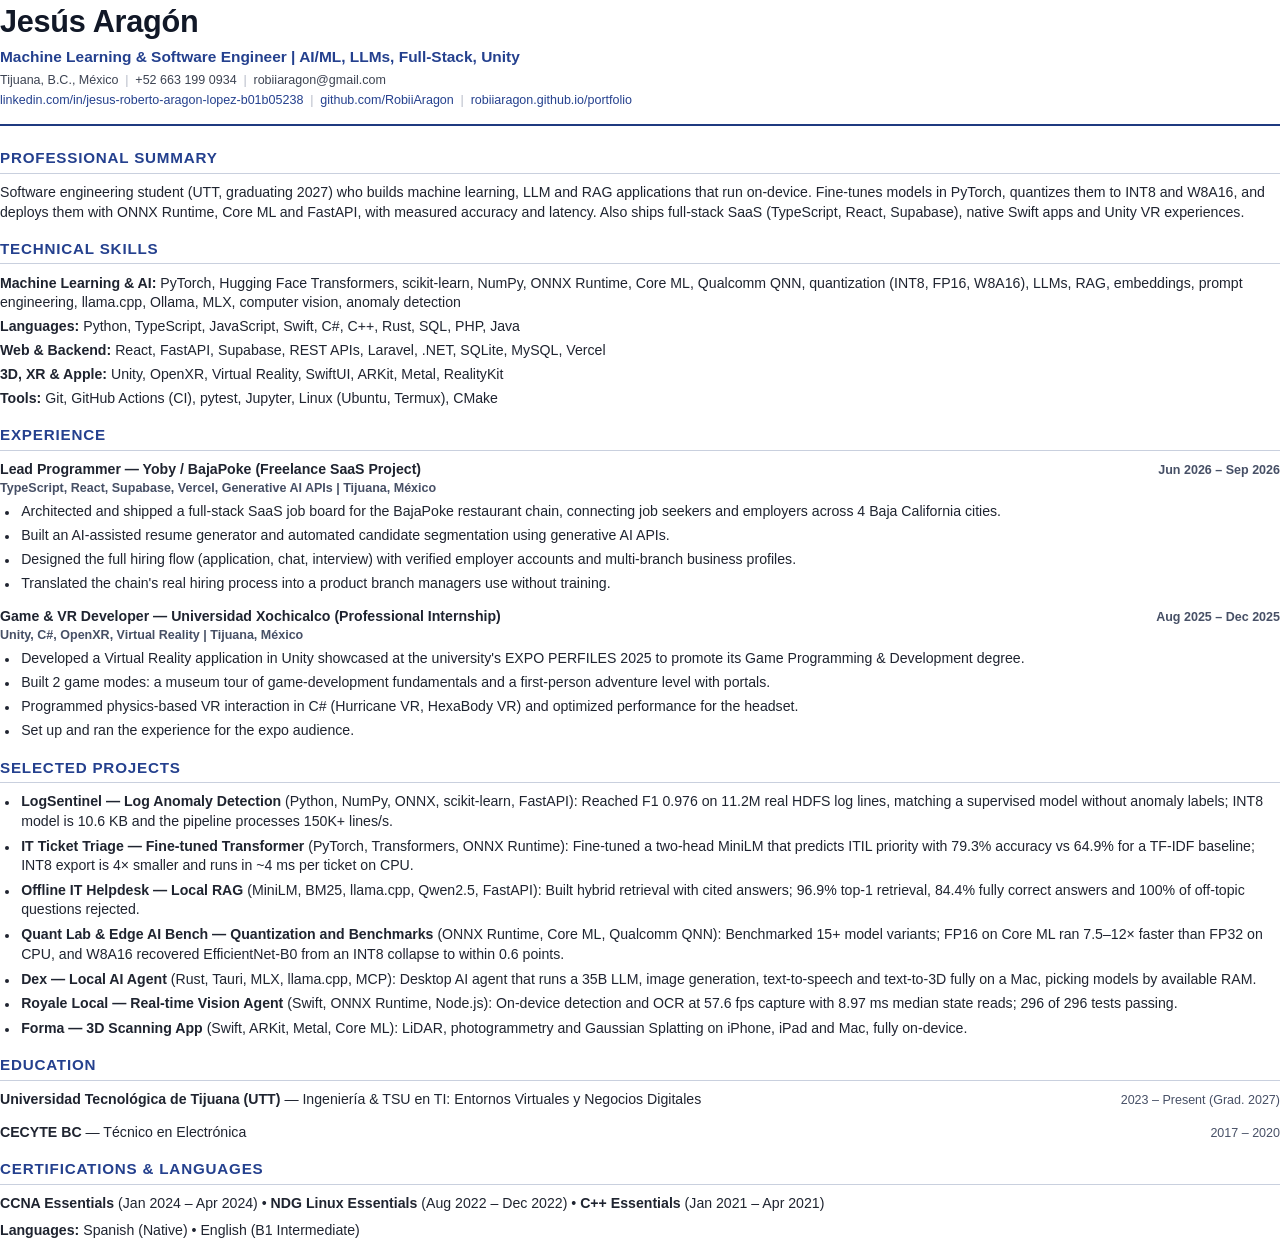
<file: resume.html>
<!doctype html>
<html lang="en">
<head>
<meta charset="utf-8">
<title>Jesús Aragón — Software Engineering Resume</title>
<style>
  @page {
    size: A4;
    margin: 14mm 16mm 13mm 16mm;
    @bottom-left { content: "Jesús Aragón — Software Engineering Resume"; font: 9pt "Helvetica Neue", Helvetica, Arial, sans-serif; color: #4b5d8a; vertical-align: top; padding-top: 4mm; }
    @bottom-right { content: "Page " counter(page) " of " counter(pages); font: 9pt "Helvetica Neue", Helvetica, Arial, sans-serif; color: #4b5d8a; vertical-align: top; padding-top: 4mm; }
  }
  * { box-sizing: border-box; }
  body { margin: 0; font-family: "Helvetica Neue", Helvetica, Arial, sans-serif; font-size: 10.6pt; line-height: 1.38; color: #1f2430; }
  h1 { font-size: 23pt; margin: 0 0 1mm; color: #111827; font-weight: 700; letter-spacing: -0.2pt; }
  .role { color: #24408e; font-weight: 700; font-size: 11.6pt; margin: 0 0 1mm; }
  .contact { white-space: nowrap; font-size: 9.4pt; line-height: 1.55; color: #3c4352; padding-bottom: 3.6mm; border-bottom: 2.2pt solid #1f3a80; margin-bottom: 6mm; }
  .contact .sep { color: #b4bac6; margin: 0 1.8mm; }
  .contact a { color: #24408e; text-decoration: none; }
  h2 { color: #24408e; font-size: 11.4pt; letter-spacing: 0.6pt; margin: 4.4mm 0 2.4mm; padding-bottom: 1mm; border-bottom: 0.8pt solid #c9d0de; text-transform: uppercase; }
  h2:first-of-type { margin-top: 0; }
  p { margin: 0 0 2mm; }
  .entry { break-inside: avoid; margin-bottom: 3.6mm; }
  .head { display: flex; justify-content: space-between; align-items: baseline; gap: 6mm; }
  .head b { font-size: 10.6pt; }
  .date { font-weight: 700; color: #475066; font-size: 9.4pt; white-space: nowrap; }
  .date.light { font-weight: 400; }
  .stack { font-weight: 700; color: #475066; font-size: 9.4pt; margin-bottom: 1.4mm; }
  ul { margin: 0; padding-left: 5mm; }
  li { margin-bottom: 1.2mm; padding-left: 0.6mm; }
  li::marker { font-size: 9pt; }
  h2 { break-after: avoid; }
  .proj li { margin-bottom: 1.4mm; break-inside: avoid; }
  .skills p { margin-bottom: 1.2mm; }
</style>
</head>
<body>
  <h1>Jesús Aragón</h1>
  <p class="role">Machine Learning &amp; Software Engineer | AI/ML, LLMs, Full-Stack, Unity</p>
  <div class="contact">Tijuana, B.C., México<span class="sep">|</span>+52 663 199 0934<span class="sep">|</span>robiiaragon@gmail.com<br><a href="https://www.linkedin.com/in/jesus-roberto-aragon-lopez-b01b05238/">linkedin.com/in/jesus-roberto-aragon-lopez-b01b05238</a><span class="sep">|</span><a href="https://github.com/RobiiAragon">github.com/RobiiAragon</a><span class="sep">|</span><a href="https://robiiaragon.github.io/portfolio/">robiiaragon.github.io/portfolio</a></div>

  <h2>Professional Summary</h2>
  <p>Software engineering student (UTT, graduating 2027) who builds machine learning, LLM and RAG applications that run on-device. Fine-tunes models in PyTorch, quantizes them to INT8 and W8A16, and deploys them with ONNX Runtime, Core ML and FastAPI, with measured accuracy and latency. Also ships full-stack SaaS (TypeScript, React, Supabase), native Swift apps and Unity VR experiences.</p>

  <h2>Technical Skills</h2>
  <div class="skills">
  <p><b>Machine Learning &amp; AI:</b> PyTorch, Hugging Face Transformers, scikit-learn, NumPy, ONNX Runtime, Core ML, Qualcomm QNN, quantization (INT8, FP16, W8A16), LLMs, RAG, embeddings, prompt engineering, llama.cpp, Ollama, MLX, computer vision, anomaly detection</p>
  <p><b>Languages:</b> Python, TypeScript, JavaScript, Swift, C#, C++, Rust, SQL, PHP, Java</p>
  <p><b>Web &amp; Backend:</b> React, FastAPI, Supabase, REST APIs, Laravel, .NET, SQLite, MySQL, Vercel</p>
  <p><b>3D, XR &amp; Apple:</b> Unity, OpenXR, Virtual Reality, SwiftUI, ARKit, Metal, RealityKit</p>
  <p><b>Tools:</b> Git, GitHub Actions (CI), pytest, Jupyter, Linux (Ubuntu, Termux), CMake</p>
  </div>

  <h2>Experience</h2>
  <div class="entry">
    <div class="head"><b>Lead Programmer — Yoby / BajaPoke (Freelance SaaS Project)</b><span class="date">Jun 2026 – Sep 2026</span></div>
    <div class="stack">TypeScript, React, Supabase, Vercel, Generative AI APIs | Tijuana, México</div>
    <ul>
      <li>Architected and shipped a full-stack SaaS job board for the BajaPoke restaurant chain, connecting job seekers and employers across 4 Baja California cities.</li>
      <li>Built an AI-assisted resume generator and automated candidate segmentation using generative AI APIs.</li>
      <li>Designed the full hiring flow (application, chat, interview) with verified employer accounts and multi-branch business profiles.</li>
      <li>Translated the chain's real hiring process into a product branch managers use without training.</li>
    </ul>
  </div>
  <div class="entry">
    <div class="head"><b>Game &amp; VR Developer — Universidad Xochicalco (Professional Internship)</b><span class="date">Aug 2025 – Dec 2025</span></div>
    <div class="stack">Unity, C#, OpenXR, Virtual Reality | Tijuana, México</div>
    <ul>
      <li>Developed a Virtual Reality application in Unity showcased at the university's EXPO PERFILES 2025 to promote its Game Programming &amp; Development degree.</li>
      <li>Built 2 game modes: a museum tour of game-development fundamentals and a first-person adventure level with portals.</li>
      <li>Programmed physics-based VR interaction in C# (Hurricane VR, HexaBody VR) and optimized performance for the headset.</li>
      <li>Set up and ran the experience for the expo audience.</li>
    </ul>
  </div>

  <h2>Selected Projects</h2>
  <ul class="proj">
    <li><b>LogSentinel — Log Anomaly Detection</b> (Python, NumPy, ONNX, scikit-learn, FastAPI): Reached F1 0.976 on 11.2M real HDFS log lines, matching a supervised model without anomaly labels; INT8 model is 10.6 KB and the pipeline processes 150K+ lines/s.</li>
    <li><b>IT Ticket Triage — Fine-tuned Transformer</b> (PyTorch, Transformers, ONNX Runtime): Fine-tuned a two-head MiniLM that predicts ITIL priority with 79.3% accuracy vs 64.9% for a TF-IDF baseline; INT8 export is 4× smaller and runs in ~4 ms per ticket on CPU.</li>
    <li><b>Offline IT Helpdesk — Local RAG</b> (MiniLM, BM25, llama.cpp, Qwen2.5, FastAPI): Built hybrid retrieval with cited answers; 96.9% top-1 retrieval, 84.4% fully correct answers and 100% of off-topic questions rejected.</li>
    <li><b>Quant Lab &amp; Edge AI Bench — Quantization and Benchmarks</b> (ONNX Runtime, Core ML, Qualcomm QNN): Benchmarked 15+ model variants; FP16 on Core ML ran 7.5–12× faster than FP32 on CPU, and W8A16 recovered EfficientNet-B0 from an INT8 collapse to within 0.6 points.</li>
    <li><b>Dex — Local AI Agent</b> (Rust, Tauri, MLX, llama.cpp, MCP): Desktop AI agent that runs a 35B LLM, image generation, text-to-speech and text-to-3D fully on a Mac, picking models by available RAM.</li>
    <li><b>Royale Local — Real-time Vision Agent</b> (Swift, ONNX Runtime, Node.js): On-device detection and OCR at 57.6 fps capture with 8.97 ms median state reads; 296 of 296 tests passing.</li>
    <li><b>Forma — 3D Scanning App</b> (Swift, ARKit, Metal, Core ML): LiDAR, photogrammetry and Gaussian Splatting on iPhone, iPad and Mac, fully on-device.</li>
  </ul>

  <h2>Education</h2>
  <div class="entry">
    <div class="head"><span><b>Universidad Tecnológica de Tijuana (UTT)</b> — Ingeniería &amp; TSU en TI: Entornos Virtuales y Negocios Digitales</span><span class="date light">2023 – Present (Grad. 2027)</span></div>
  </div>
  <div class="entry">
    <div class="head"><span><b>CECYTE BC</b> — Técnico en Electrónica</span><span class="date light">2017 – 2020</span></div>
  </div>

  <h2>Certifications &amp; Languages</h2>
  <p><b>CCNA Essentials</b> (Jan 2024 – Apr 2024) • <b>NDG Linux Essentials</b> (Aug 2022 – Dec 2022) • <b>C++ Essentials</b> (Jan 2021 – Apr 2021)</p>
  <p><b>Languages:</b> Spanish (Native) • English (B1 Intermediate)</p>
</body>
</html>
</file>
<file: style.css>
:root {
  --sky: #cfe6f2;
  --blue: #2563eb;
  --blue-deep: #0b3b60;
  --teal: #0fa39a;
  --mint: #34d399;
  --paper: #f4f9fc;
  --grid: rgba(15, 120, 160, .13);
  --ink: #0f1c2b;
  --muted: #5b6b7c;
  --serif: 'Instrument Serif', Georgia, serif;
  --sans: 'Inter', system-ui, -apple-system, sans-serif;
  --mono: 'JetBrains Mono', ui-monospace, 'SF Mono', Menlo, monospace;
  --script: 'Caveat', cursive;
}

* { box-sizing: border-box; margin: 0; padding: 0; }
html, body { height: 100%; }
body {
  font-family: var(--sans); color: var(--ink); background: var(--sky);
  overflow: hidden; -webkit-font-smoothing: antialiased;
}
button { font: inherit; color: inherit; background: none; border: 0; cursor: pointer; }
a { color: var(--teal); }

/* MENU BAR */
.menubar {
  position: fixed; inset: 0 0 auto 0; height: 30px; z-index: 1000;
  display: flex; justify-content: space-between; align-items: center;
  padding: 0 14px; font-size: 13px;
  background: rgba(255,255,255,.72); backdrop-filter: blur(18px); -webkit-backdrop-filter: blur(18px);
  border-bottom: 1px solid rgba(0,0,0,.06);
}
.menubar .left, .menubar .right { display: flex; align-items: center; gap: 16px; white-space: nowrap; }
.mark { color: var(--teal); font-size: 15px; }
.mb-link { padding: 2px 6px; border-radius: 4px; }
.mb-link:hover { background: rgba(0,0,0,.06); }
.mb-link.strong { font-weight: 600; text-decoration: underline; text-decoration-color: var(--teal); text-underline-offset: 3px; }
.status { color: var(--muted); letter-spacing: .1em; }

/* DESKTOP */
.desktop {
  position: fixed; inset: 30px 0 0 0;
  background-color: var(--paper);
  background-image:
    radial-gradient(ellipse at 15% 0%, rgba(52,211,153,.16), transparent 50%),
    radial-gradient(ellipse at 100% 100%, rgba(37,99,235,.14), transparent 55%),
    linear-gradient(var(--grid) 1px, transparent 1px),
    linear-gradient(90deg, var(--grid) 1px, transparent 1px);
  background-size: 100% 100%, 100% 100%, 22px 22px, 22px 22px;
  overflow: hidden;
}
#cloud { position: absolute; inset: 0; width: 100%; height: 100%; pointer-events: none; }

.welcome {
  z-index: 2;
  position: absolute; left: 50%; top: 42%; transform: translate(-50%, -50%);
  text-align: center; pointer-events: none; user-select: none;
}
.welcome p { font-size: clamp(18px, 2vw, 24px); color: #3b4a5a; }
.welcome h1 {
  font-family: 'Fredoka', var(--sans); font-weight: 600;
  font-size: clamp(60px, 10.5vw, 144px); line-height: 1; letter-spacing: .005em;
  color: var(--blue-deep); text-shadow: 0 4px 0 rgba(15,163,154,.18);
  pointer-events: auto; cursor: default; display: inline-block; padding: 34px 10px 0; white-space: nowrap;
}
.welcome .tag {
  margin-top: 14px; font-family: var(--mono); font-size: 12.5px; color: var(--blue-deep);
  display: inline-block; padding: 5px 12px; border-radius: 99px;
  background: rgba(255,255,255,.7); border: 1px solid rgba(15,163,154,.35);
}
.welcome .ltr { display: inline-block; transform-origin: 50% 90%; transition: transform .18s ease-out, margin .18s ease-out, color .25s ease; }

/* STICKY NOTE */
.sticky {
  position: absolute; left: 2.5%; top: 4%; width: 240px; z-index: 5;
  background: #d5f7e6; padding: 14px 16px 18px; font-size: 12.5px; line-height: 1.5;
  box-shadow: 0 6px 16px rgba(0,40,60,.14); border-radius: 2px; cursor: grab;
  transform: rotate(-1.5deg); touch-action: none; user-select: none;
}
.sticky strong { display: block; margin-bottom: 6px; font-family: var(--script); font-size: 20px; color: #0b5e57; }
.sticky ul { list-style: none; }
.sticky li::before { content: "☐ "; color: #0b5e57; }
.sticky .done { text-decoration: line-through; color: #4f7f73; }
.sticky .done::before { content: "☑ "; }

/* ICONS */
.icon {
  position: absolute; width: 124px; z-index: 4;
  display: flex; flex-direction: column; align-items: center; gap: 6px;
  padding: 6px 4px; border-radius: 6px; touch-action: none; user-select: none;
  transform: translateX(-50%);
}
.icon:hover .label, .icon:focus-visible .label { background: var(--teal); color: #fff; }
.icon:focus-visible { outline: none; }
.icon.dragging { opacity: .85; cursor: grabbing; z-index: 50; }
.ico { width: 58px; height: 48px; filter: drop-shadow(0 2px 3px rgba(0,30,60,.15)); }
.ico.doc { width: 42px; height: 52px; }
.label { font-size: 11.5px; font-weight: 500; text-align: center; line-height: 1.25; padding: 1px 6px; border-radius: 4px; }

/* WINDOWS */
#windows { position: absolute; inset: 0; pointer-events: none; }
.window {
  position: absolute; pointer-events: auto; max-height: calc(100% - 120px);
  display: flex; flex-direction: column;
  background: #fff; border-radius: 12px; overflow: hidden;
  box-shadow: 0 24px 60px rgba(10, 40, 70, .25), 0 0 0 1px rgba(0,0,0,.08);
  animation: pop .18s ease-out;
}
@keyframes pop { from { transform: scale(.94); opacity: 0; } }
.titlebar {
  height: 36px; flex: none; position: relative;
  display: flex; align-items: center; justify-content: center;
  background: #eef5f9; border-bottom: 1px solid #dde9f0; cursor: grab; touch-action: none; user-select: none;
}
.lights { position: absolute; left: 12px; display: flex; gap: 8px; }
.lights > * { width: 12px; height: 12px; border-radius: 50%; display: block; }
.lights .close { background: #ff5f57; }
.lights .close:hover::after { content: "×"; font-size: 11px; line-height: 12px; display: block; text-align: center; color: #6b0000; }
.lights i { background: #febc2e; }
.lights .zoom { background: #28c840; padding: 0; }
.lights .zoom:hover::after { content: "⤢"; font-size: 9px; line-height: 12px; display: block; text-align: center; color: #0a5016; }
.window.big { max-height: calc(100% - 104px); }
.window.max { left: 8px !important; top: 8px !important; width: auto !important; right: 8px; max-height: none; bottom: 96px; border-radius: 10px; }
.wtitle { font-size: 13px; font-weight: 600; color: #4a5a6a; }
.wbody { padding: 22px 24px 26px; overflow: auto; font-size: 14.5px; line-height: 1.6; }
.wbody h2 { font-family: var(--serif); font-weight: 400; font-size: 34px; line-height: 1.1; margin-bottom: 6px; }
.wbody h3 { font-size: 14px; margin: 16px 0 4px; }
.wbody p + p { margin-top: 10px; }
.eyebrow { font-size: 12px; text-transform: uppercase; letter-spacing: .1em; color: var(--teal); font-weight: 600; margin-bottom: 8px; }
.muted { color: var(--muted); }
.btn {
  display: inline-block; margin-top: 16px; padding: 9px 20px; border-radius: 99px;
  background: var(--blue-deep); color: #fff; text-decoration: none; font-weight: 500; font-size: 14px;
}
.btn:hover { background: var(--teal); }
.btn.ghost { background: transparent; color: var(--ink); border: 1px solid #cfdde6; }
.btn.ghost:hover { background: #eaf6f4; }
.chips { display: flex; flex-wrap: wrap; gap: 6px; margin-top: 8px; }
.chip { font-size: 11.5px; font-weight: 500; padding: 3px 9px; border-radius: 99px; background: #e6f4f8; color: var(--blue-deep); border: 1px solid #cfe6ee; }

/* about */
.window.big .wbody { padding: 0 0 32px; }
.about-banner {
  height: 210px; position: relative; overflow: hidden;
  background: linear-gradient(120deg, var(--blue-deep), #0d6e8a 55%, var(--teal));
  display: flex; align-items: flex-end; padding: 22px 32px; color: #fff;
}
.about-banner canvas { position: absolute; inset: 0; width: 100%; height: 100%; }
.about-banner .avatar {
  position: relative; width: 84px; height: 84px; border-radius: 50%; flex: none;
  background: #fff; object-fit: cover; border: 3px solid rgba(255,255,255,.7); box-shadow: 0 6px 20px rgba(0,0,0,.25);
}
.about-banner .who { position: relative; margin-left: 18px; }
.about-banner .who b { display: block; font-size: 26px; font-family: var(--serif); font-weight: 400; }
.about-banner .who span { font-size: 13px; opacity: .85; }
.about-text { padding: 24px 32px 4px; }
.about-grid { display: grid; grid-template-columns: 1fr 1fr; gap: 14px; margin-top: 18px; }
.about-card { background: #f3f9fb; border: 1px solid #e0eef3; border-radius: 12px; padding: 14px 16px; }
.about-card h3 { margin: 0 0 4px; font-size: 14px; }
.about-card p { font-size: 13.5px; color: #3b4a5a; }

/* story project */
.story { background: #f5f9fb; }
.story-head { padding: 36px 40px 26px; }
.story-head h2 { font-family: var(--sans); font-weight: 700; font-size: 44px; letter-spacing: -.02em; margin: 2px 0 10px; }
.story .intro { font-size: 16px; line-height: 1.6; max-width: 58ch; color: #2c3a48; }
.story-hero { background: #e4eff5; padding: 32px 40px 36px; }
.pair { display: grid; grid-template-columns: repeat(2, minmax(0, 1fr)); gap: 24px; align-items: end; }
.pair.n1 { grid-template-columns: 1fr; }
.story blockquote { max-width: 56ch; margin: 28px auto 0; text-align: center; font-size: 18px; line-height: 1.55; font-weight: 500; color: #1c2a38; }
.story figure { margin: 0; }
.story figure img { width: 100%; height: auto; display: block; border-radius: 8px; cursor: zoom-in; box-shadow: 0 4px 14px rgba(0,40,70,.12); }
.story figcaption { font-size: 11.5px; color: var(--muted); margin-top: 8px; }
.story-section { padding: 32px 40px 8px; border-top: 1px solid #dde9ef; }
.story-section:first-of-type { border-top: 0; }
.story-section .row { display: grid; grid-template-columns: 180px minmax(0, 1fr); gap: 32px; }
.story-section h3 { font-size: 18px; font-weight: 700; margin: 0; }
.story-section p { font-size: 14.5px; line-height: 1.7; color: #2c3a48; max-width: 64ch; }
.story-section ul { padding-left: 18px; font-size: 14.5px; line-height: 1.7; color: #2c3a48; }
.figs { display: grid; gap: 18px; margin-top: 22px; align-items: start; }
.figs.n2, .figs.n3 { grid-template-columns: 1fr 1fr; }
.figs figure.wide { grid-column: 1 / -1; }
.story > :last-child { padding-bottom: 36px; }
.window.big .wbody:has(.story) { padding-bottom: 0; }
.links { display: flex; gap: 10px; flex-wrap: wrap; }

/* generated cover art (for projects without screenshots) */
.art {
  aspect-ratio: 21 / 9; border-radius: 10px; position: relative; overflow: hidden;
  display: grid; place-items: center; color: #fff;
  background: linear-gradient(135deg, var(--a, #0b3b60), var(--b, #0fa39a));
  box-shadow: 0 4px 14px rgba(0,40,70,.15);
}
.art canvas { position: absolute; inset: 0; width: 100%; height: 100%; }
.art .glyph { position: relative; font-size: 64px; line-height: 1; text-shadow: 0 6px 20px rgba(0,0,0,.25); }
.art .art-title { position: absolute; left: 20px; bottom: 16px; font-family: var(--serif); font-style: italic; font-size: 30px; }
.art .art-tag { position: absolute; right: 18px; top: 14px; font-family: var(--mono); font-size: 11px; padding: 3px 8px; border-radius: 99px; background: rgba(255,255,255,.18); }

/* repos window */
.repos-head { display: flex; justify-content: space-between; align-items: baseline; gap: 10px; margin-bottom: 14px; flex-wrap: wrap; }
.repo-grid { display: grid; grid-template-columns: repeat(auto-fill, minmax(230px, 1fr)); gap: 12px; }
.repo {
  display: block; text-decoration: none; color: inherit; border: 1px solid #dfeaf0; border-radius: 12px;
  padding: 14px 16px; background: #fbfdfe; transition: transform .15s, box-shadow .15s, border-color .15s;
}
.repo:hover { transform: translateY(-2px); box-shadow: 0 8px 20px rgba(10,60,90,.1); border-color: var(--teal); }
.repo b { font-size: 14px; display: block; color: var(--blue-deep); word-break: break-word; }
.repo p { font-size: 12.5px; color: var(--muted); margin-top: 4px; line-height: 1.45; }
.repo .meta { display: flex; gap: 12px; margin-top: 10px; font-size: 11.5px; color: var(--muted); align-items: center; }
.dot { width: 10px; height: 10px; border-radius: 50%; display: inline-block; margin-right: 4px; vertical-align: -1px; }

/* finder */
.finder { display: grid; grid-template-columns: repeat(auto-fill, minmax(120px, 1fr)); gap: 12px; }
.finder-item { display: flex; flex-direction: column; align-items: center; gap: 6px; padding: 10px; border-radius: 8px; font-size: 12px; text-align: center; }
.finder-item:hover { background: #e9f5f8; }

/* terminal */
.window.term .titlebar { background: #16222f; border-color: #0d1620; }
.window.term .wtitle { color: #9fb3c4; }
.window.term .wbody { background: #0d1620; color: #c9e7e2; font-family: var(--mono); font-size: 13px; line-height: 1.65; }
.term .p { color: var(--mint); }
.term .c { color: #7cc4ff; }
.term .k { color: #fbbf24; }
.term-in { display: flex; gap: 8px; margin-top: 6px; }
.term-in input { flex: 1; background: none; border: 0; outline: none; color: inherit; font: inherit; caret-color: var(--mint); }

/* text / contact / secret */
.txt { font-family: var(--mono); font-size: 13px; }
.txt p { margin-bottom: 18px; }
.contact hr { border: 0; border-top: 1px solid #e6eef2; margin: 12px 0; }
.contact-list { display: grid; gap: 10px; margin: 16px 0 4px; }
.contact-list > div { display: grid; grid-template-columns: 90px 1fr; gap: 12px; align-items: baseline; }
.contact-list dt { font-size: 11px; text-transform: uppercase; letter-spacing: .1em; color: var(--muted); font-weight: 600; }
.contact-list dd { font-size: 14.5px; }
.cv { padding: 24px 32px 4px; }
.cv-row { display: grid; grid-template-columns: 140px 1fr; gap: 18px; padding: 14px 0; border-top: 1px solid #e6eef2; }
.cv-row:first-of-type { border-top: 0; }
.cv-row dt { font-size: 11px; text-transform: uppercase; letter-spacing: .1em; color: var(--muted); font-weight: 600; padding-top: 3px; }
.secret { text-align: center; }
.secret .big { font-size: 48px; }

/* lightbox */
.lightbox { position: fixed; inset: 0; z-index: 2000; display: none; align-items: center; justify-content: center; background: rgba(6, 18, 30, .92); }
.lightbox.on { display: flex; }
.lightbox img { max-width: calc(100% - 140px); max-height: calc(100% - 60px); object-fit: contain; border-radius: 6px; }
.lightbox button { position: absolute; color: #fff; font-size: 40px; width: 56px; height: 56px; border-radius: 50%; }
.lightbox button:hover { background: rgba(255,255,255,.12); }
.lb-close { top: 14px; right: 14px; font-size: 32px !important; }
.lb-prev { left: 14px; } .lb-next { right: 14px; }

/* DOCK */
.dock {
  position: fixed; left: 50%; bottom: 10px; transform: translateX(-50%); z-index: 900;
  display: flex; align-items: flex-end; gap: 8px; padding: 7px 10px;
  background: rgba(255,255,255,.55); backdrop-filter: blur(20px); -webkit-backdrop-filter: blur(20px);
  border: 1px solid rgba(255,255,255,.75); border-radius: 20px; box-shadow: 0 10px 30px rgba(10,40,70,.18);
}
.dock-app { position: relative; transition: transform .15s ease; transform-origin: bottom; }
.dock-app span {
  width: 48px; height: 48px; border-radius: 12px; display: grid; place-items: center;
  background: var(--c); font-size: 22px; font-weight: 700; color: #fff;
  box-shadow: inset 0 -2px 0 rgba(0,0,0,.1), 0 2px 4px rgba(0,0,0,.1);
}
.dock-app span.sm { font-size: 13px; }
.dock-app:hover { transform: scale(1.22) translateY(-4px); }
.dock-app::after {
  content: attr(title); position: absolute; bottom: 62px; left: 50%; transform: translateX(-50%);
  background: rgba(15,28,43,.88); color: #fff; font-size: 12px; padding: 3px 9px; border-radius: 6px;
  white-space: nowrap; opacity: 0; pointer-events: none; transition: opacity .15s;
}
.dock-app:hover::after { opacity: 1; }
.open-me::after { opacity: 1; background: #fff; color: var(--ink); box-shadow: 0 2px 6px rgba(0,0,0,.15); animation: bob 2s ease-in-out infinite; }
@keyframes bob { 50% { transform: translate(-50%, -4px); } }
.dock-sep { width: 1px; height: 44px; background: rgba(0,0,0,.15); margin: 0 2px; align-self: center; }

/* voxel trail */
.sparkle-layer { position: fixed; inset: 0; pointer-events: none; z-index: 3000; overflow: hidden; }
.sparkle { position: absolute; line-height: 1; transform: translate(-50%, -50%); text-shadow: 0 0 6px rgba(52,211,153,.8); animation: sparkle-fade .9s ease-out forwards; }
@keyframes sparkle-fade {
  0% { opacity: 1; transform: translate(-50%, -50%) scale(1) rotate(0); }
  100% { opacity: 0; transform: translate(calc(-50% + var(--dx)), calc(-50% + var(--dy))) scale(.2) rotate(var(--r)); }
}

@media (prefers-reduced-motion: reduce) { *, *::after { animation: none !important; transition: none !important; } }

/* PHONES */
@media (max-width: 700px) {
  .status, .mb-link[data-open="terminal"], .mb-link[data-open="resume"] { display: none; }
  .menubar .left { gap: 6px; }
  .mb-link.strong { max-width: 130px; overflow: hidden; text-overflow: ellipsis; }
  #clock { font-size: 12px; }
  .desktop { overflow-y: auto; }
  #cloud { position: fixed; top: 30px; height: 60vh; }
  .sticky, .icon { touch-action: auto; cursor: default; }
  .sticky { position: relative; left: auto; top: auto; width: auto; margin: 16px 16px 0; transform: rotate(-1deg); }
  .welcome { position: relative; left: auto; top: auto; transform: none; margin: 28px 16px 10px; }
  #icons { display: grid; grid-template-columns: repeat(3, 1fr); gap: 14px 6px; padding: 12px 16px 120px; position: relative; }
  .icon { position: static; width: auto; transform: none; }
  .window { left: 8px !important; right: 8px; top: 8px !important; width: auto !important; max-height: calc(100% - 96px); position: fixed; margin-top: 30px; }
  .about-text, .cv { padding: 18px 18px 4px; }
  .about-grid { grid-template-columns: 1fr; }
  .about-banner { padding: 18px; }
  .story-head, .story-hero, .story-section { padding-left: 18px; padding-right: 18px; }
  .story-head h2 { font-size: 32px; }
  .story-section .row, .cv-row { grid-template-columns: 1fr; gap: 8px; }
  .figs.n2, .figs.n3, .pair { grid-template-columns: 1fr; }
  .lightbox img { max-width: 100%; max-height: calc(100% - 140px); }
  .lb-prev, .lb-next { top: auto; bottom: 20px; }
  .dock { gap: 4px; padding: 6px; max-width: calc(100% - 16px); }
  .dock-app span { width: 36px; height: 36px; font-size: 17px; border-radius: 9px; }
  .dock-app span.sm { font-size: 10px; }
  .dock-app::after { display: none; }
  .dock-sep { height: 32px; }
}

/* ===== MODO OSCURO ===== */
body, .desktop, .menubar, .dock, .window, .titlebar { transition: background-color .35s ease, color .35s ease, border-color .35s ease; }
body.dark { --ink: #e2edf5; --muted: #93a8b8; --paper: #07121e; --grid: rgba(56,189,248,.08); background: #050d16; color: var(--ink); }
body.dark .desktop {
  background-image:
    radial-gradient(ellipse at 15% 0%, rgba(52,211,153,.12), transparent 50%),
    radial-gradient(ellipse at 100% 100%, rgba(37,99,235,.18), transparent 55%),
    linear-gradient(var(--grid) 1px, transparent 1px),
    linear-gradient(90deg, var(--grid) 1px, transparent 1px);
}
body.dark .menubar { background: rgba(8,18,30,.75); border-color: rgba(255,255,255,.06); }
body.dark .mb-link:hover { background: rgba(255,255,255,.08); }
body.dark .welcome p { color: #a9bfd0; }
body.dark .welcome .tag { background: rgba(10,25,40,.7); color: #a7f3d0; border-color: rgba(52,211,153,.35); }
body.dark .label { color: #dbe8f2; text-shadow: 0 1px 3px rgba(0,0,0,.6); }
body.dark .dock { background: rgba(12,24,38,.6); border-color: rgba(255,255,255,.1); }
body.dark .dock-sep { background: rgba(255,255,255,.15); }
body.dark .sticky { background: #134e4a; color: #ccfbf1; }
body.dark .sticky strong, body.dark .sticky li::before { color: #5eead4; }
body.dark .sticky .done { color: #7fb5ad; }
body.dark .window { background: #0d1a28; box-shadow: 0 24px 60px rgba(0,0,0,.55), 0 0 0 1px rgba(255,255,255,.08); }
body.dark .titlebar { background: #122234; border-color: #1c3048; }
body.dark .wtitle { color: #a9bfd0; }
body.dark .story, body.dark .photo-page { background: #0d1a28; }
body.dark .story-hero { background: #10202f; }
body.dark .story-section { border-color: #1c3048; }
body.dark .story .intro, body.dark .story-section p, body.dark .story-section ul, body.dark .story blockquote, body.dark .about-card p { color: #c3d4e0; }
body.dark .about-card, body.dark .repo { background: #10202f; border-color: #1c3048; }
body.dark .repo b { color: #7dd3fc; }
body.dark .chip { background: #132a3d; color: #a7f3d0; border-color: #1f3d55; }
body.dark .finder-item:hover { background: #132a3d; }
body.dark .contact hr, body.dark .cv-row { border-color: #1c3048; }
body.dark .btn { background: var(--teal); }
body.dark .btn.ghost { color: var(--ink); border-color: #2a4560; background: transparent; }
body.dark .lightbox { background: rgba(2,8,14,.95); }
body.dark .open-me::after { background: #132a3d; color: #e2edf5; }

body.dark .welcome h1 { color: #e0f2fe; text-shadow: 0 4px 0 rgba(52,211,153,.25); }
.story figure.phone { max-width: 300px; margin: 0 auto; }
.story figure.phone img { border-radius: 22px; }
/* terminal v2 */
.window.term .wbody { position: relative; min-height: 360px; }
.term .res { white-space: pre-wrap; margin-bottom: 6px; }
.term .muted { color: #7d8fa0; }
.term a { color: #7cc4ff; }
.term .lnk { color: #7cc4ff; font: inherit; padding: 0; text-decoration: underline; text-underline-offset: 3px; text-decoration-color: rgba(124,196,255,.35); }
.term .lnk:hover { color: #a7f3d0; }
.term-in .p, .term .p { color: var(--mint); font-weight: 600; }
.term-in { align-items: baseline; }
.ff { display: flex; gap: 26px; align-items: flex-start; margin: 4px 0 8px; }
.ff pre { margin: 0; font: inherit; line-height: 1.3; white-space: pre; }
.ff-logo { font-size: 11.5px; }
.ff-info { color: #c9d1d9; }
.ff-c { display: inline-block; width: 22px; height: 14px; }
.matrix { position: absolute; left: 0; width: 100%; pointer-events: none; }
@media (max-width: 700px) { .ff-logo { display: none; } .ff-info { white-space: pre-wrap; } }

/* tablas de resultados + carpeta IA On-Device */
.story .tbl { overflow-x: auto; margin-top: 4px; border: 1px solid #d6e5ec; border-radius: 8px; background: #fff; }
.story table { border-collapse: collapse; width: 100%; font-size: 12.5px; font-variant-numeric: tabular-nums; }
.story th, .story td { padding: 7px 10px; text-align: left; white-space: nowrap; border-bottom: 1px solid #e6eff3; }
.story th { font-weight: 600; color: var(--muted); background: #f1f7fa; }
.story tbody tr:last-child td { border-bottom: 0; }
.story th.num, .story td.num { text-align: right; }
.story-section .row > div { min-width: 0; }
.story .note { font-size: 12.5px; color: var(--muted); margin-top: 10px; line-height: 1.6; }
.story code { font-family: var(--mono); font-size: 12.5px; background: #e6f4f8; padding: 1px 5px; border-radius: 4px; }
.ai-cards { display: grid; grid-template-columns: repeat(auto-fill, minmax(220px, 1fr)); gap: 12px; }
.ai-card { text-align: left; display: flex; flex-direction: column; gap: 6px; padding: 16px; border-radius: 10px; border: 1px solid #d6e5ec; background: #fff; cursor: pointer; position: relative; overflow: hidden; font: inherit; color: inherit; transition: transform .15s ease, box-shadow .15s ease; }
.ai-card::before { content: ""; position: absolute; inset: 0 0 auto 0; height: 4px; background: linear-gradient(90deg, var(--a), var(--b)); }
.ai-card:hover, .ai-card:focus-visible { transform: translateY(-2px); box-shadow: 0 8px 20px rgba(0,40,70,.12); outline: none; }
.ai-card .n { font-family: var(--mono); font-size: 11px; color: var(--muted); }
.ai-card b { font-size: 17px; }
.ai-card .t { font-size: 11.5px; color: var(--muted); }
.ai-card .h { font-size: 13.5px; line-height: 1.5; color: #2c3a48; }
.ai-card .go { margin-top: auto; font-size: 12.5px; font-weight: 600; color: var(--teal); }
.lnk-inline { background: none; border: 0; padding: 0; font: inherit; color: var(--teal); font-weight: 600; cursor: pointer; }
body.dark .story .tbl, body.dark .ai-card { background: #0f1f2e; border-color: #1f3548; }
body.dark .story th { background: #132739; color: #9fb6c8; }
body.dark .story th, body.dark .story td { border-color: #1c3048; }
body.dark .story td { color: #c3d4e0; }
body.dark .ai-card .h { color: #c3d4e0; }
body.dark .story code { background: #132a3d; color: #a7f3d0; }
@media (max-width: 700px) { .story th, .story td { padding: 6px 8px; font-size: 12px; } }
</file>
